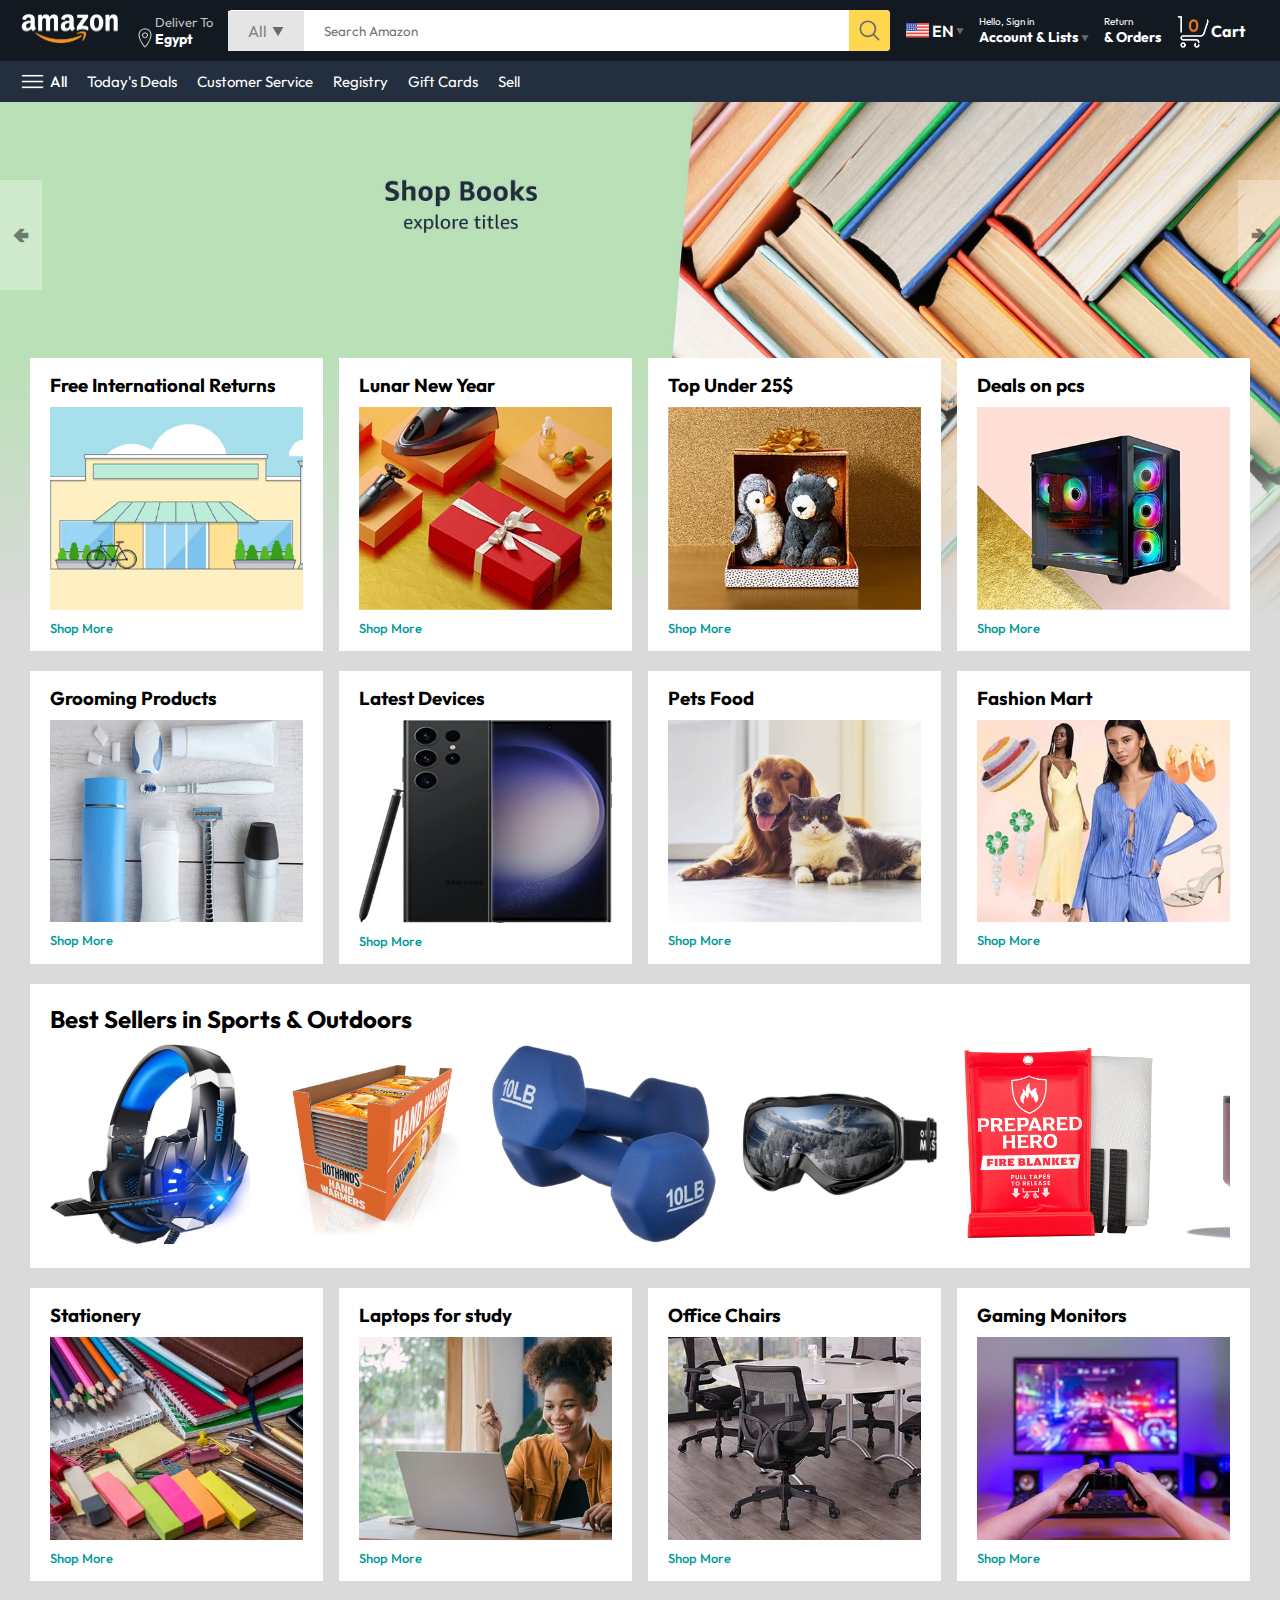
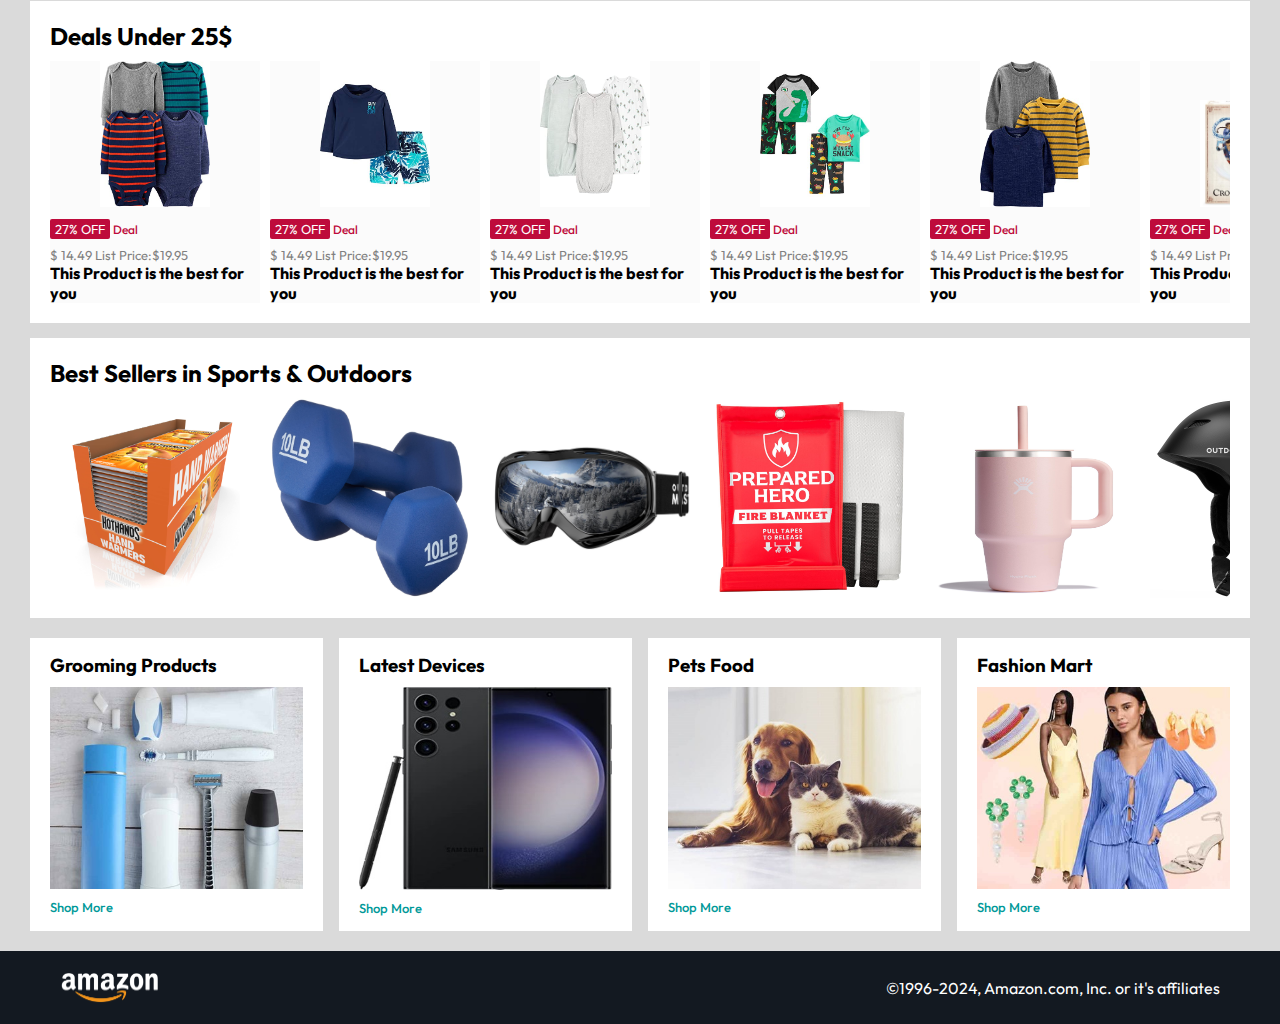
<file: index.html>
<!DOCTYPE html>
<html lang="en">
  <head>
    <meta charset="UTF-8" />
    <meta name="viewport" content="width=device-width, initial-scale=1.0" />
    <title>Amazon Clone</title>
    <link rel="stylesheet" href="style.css" />
  </head>
  <body>
    <nav>
      <a href="/"><img src="./assets/amazon_logo.png" width="100" alt="" /></a>
      <div class="nav-country">
        <img src="./assets/location_icon.png" height="20" alt="" />
        <div>
          <p>Deliver To</p>
          <h1>Egypt</h1>
        </div>
      </div>
      <div class="nav-search">
        <div class="nav-search-category">
          <a href="/"> <p>All</p></a>

          <img src="./assets/dropdown_icon.png" height="12" alt="" />
        </div>
        <input
          type="text"
          class="nav-search-input"
          placeholder="Search Amazon"
        />
        <img src="./assets/search_icon.png" class="nav-search-icon" alt="" />
      </div>
      <div class="nav-language">
        <img
          src="./assets/us_flag.png"
          width="25px
        "
          alt=""
        />
        <p>EN</p>
        <img
          src="./assets/dropdown_icon.png"
          width="8px
        "
          alt=""
        />
      </div>
      <div class="nav-text">
        <p><a href="./signin.html">Hello, Sign in</a></p>
        <h1>
          Account & Lists
          <img src="./assets/dropdown_icon.png" width="8px" alt="" />
        </h1>
      </div>
      <div class="nav-text">
        <p>Return</p>
        <h1>& Orders</h1>
      </div>
      <a href="signin.html" class="mobile-user-icon" style="display: none">
        <img src="./assets/user.png" alt="" />
      </a>
      <a href="./cart.html" class="nav-cart">
        <img src="./assets/cart_icon.png" width="35px" alt="" />
        <h4>Cart</h4>
      </a>
    </nav>
    <div class="nav-bottom">
      <div>
        <img src="./assets/menu_icon.png" width="25px" alt="" />
        <p>All</p>
      </div>
      <a href=""><p>Today's Deals</p></a>

      <p>Customer Service</p>
      <p>Registry</p>
      <p>Gift Cards</p>
      <p>Sell</p>
    </div>
    <div class="header-slider">
      <a href="#" class="control_prev">&#129144;</a>
      <a href="#" class="control_next">&#129146;</a>
      <ul>
        <img src="./assets/header1.jpg" class="header-img" alt="" />
        <img src="./assets/header2.jpg" class="header-img" alt="" />
        <img src="./assets/header3.jpg" class="header-img" alt="" />
        <img src="./assets/header4.jpg" class="header-img" alt="" />
        <img src="./assets/header5.jpg" class="header-img" alt="" />
        <img src="./assets/header6.jpg" class="header-img" alt="" />
      </ul>
    </div>
    <div class="box-row header-box">
      <div class="box-col">
        <h3>Free International Returns</h3>
        <img src="./assets/box1-1.jpg" alt="" />
        <a href="/">Shop More</a>
      </div>
      <div class="box-col">
        <h3>Lunar New Year</h3>
        <img src="./assets/box1-2.jpg" alt="" />
        <a href="/">Shop More</a>
      </div>
      <div class="box-col">
        <h3>Top Under 25$</h3>
        <img src="./assets/box1-3.jpg" alt="" />
        <a href="/">Shop More</a>
      </div>
      <div class="box-col">
        <h3>Deals on pcs</h3>
        <img src="./assets/box1-4.jpg" alt="" />
        <a href="/">Shop More</a>
      </div>
    </div>
    <div class="box-row">
      <div class="box-col">
        <h3>Grooming Products</h3>
        <img src="./assets/box2-1.jpg" alt="" />
        <a href="/">Shop More</a>
      </div>
      <div class="box-col">
        <h3>Latest Devices</h3>
        <img src="./assets/box2-2.jpg" alt="" />
        <a href="/">Shop More</a>
      </div>
      <div class="box-col">
        <h3>Pets Food</h3>
        <img src="./assets/box2-3.jpg" alt="" />
        <a href="/">Shop More</a>
      </div>
      <div class="box-col">
        <h3>Fashion Mart</h3>
        <img src="./assets/box2-4.jpg" alt="" />
        <a href="/">Shop More</a>
      </div>
    </div>

    <div class="products-slider">
      <h2>Best Sellers in Sports & Outdoors</h2>
      <div class="products">
        <!-- comment -->

        <a href="/product.html"
          ><img src="./assets/product_img.jpg" alt=""
        /></a>
        <a href="/productTwo.html">
          <img src="./assets/product1-1.jpg" alt=""
        /></a>
        <a href="./ProductThree.html">
          <img src="./assets/product1-2.jpg" alt=""
        /></a>
        <a href="./productFour.html">
          <img src="./assets/product1-3.jpg" alt=""
        /></a>
        <a href="./productFive.html">
          <img src="./assets/product1-4.jpg" alt=""
        /></a>
        <a href=""> <img src="./assets/product1-5.jpg" alt="" /></a>
        <a href=""> <img src="./assets/product1-6.jpg" alt="" /></a>
        <a href=""> <img src="./assets/product1-7.jpg" alt="" /></a>
        <a href=""> <img src="./assets/product1-8.jpg" alt="" /></a>
        <a href=""> <img src="./assets/product1-9.jpg" alt="" /></a>
        <a href=""> <img src="./assets/product1-10.jpg" alt="" /></a>
      </div>
    </div>
    <div class="box-row">
      <div class="box-col">
        <h3>Stationery</h3>
        <img src="./assets/box3-1.jpg" alt="" />
        <a href="/">Shop More</a>
      </div>
      <div class="box-col">
        <h3>Laptops for study</h3>
        <img src="./assets/box3-2.jpg" alt="" />
        <a href="/">Shop More</a>
      </div>
      <div class="box-col">
        <h3>Office Chairs</h3>
        <img src="./assets/box3-3.jpg" alt="" />
        <a href="/">Shop More</a>
      </div>
      <div class="box-col">
        <h3>Gaming Monitors</h3>
        <img src="./assets/box3-4.jpg" alt="" />
        <a href="/">Shop More</a>
      </div>
    </div>

    <div class="products-slider-with-price">
      <h2>Deals Under 25$</h2>
      <div class="products">
        <div class="product-card">
          <div class="product-img-container">
            <img src="./assets/product2-1.jpg" alt="" />
          </div>
          <div class="product-offer">
            <p>27% OFF</p>
            <span>Deal</span>
          </div>
          <p class="product-price">$ <span>14.49</span> List Price:$19.95</p>
          <h4>This Product is the best for you</h4>
        </div>
        <div class="product-card">
          <div class="product-img-container">
            <img src="./assets/product2-2.jpg" alt="" />
          </div>
          <div class="product-offer">
            <p>27% OFF</p>
            <span>Deal</span>
          </div>
          <p class="product-price">$ <span>14.49</span> List Price:$19.95</p>
          <h4>This Product is the best for you</h4>
        </div>
        <div class="product-card">
          <div class="product-img-container">
            <img src="./assets/product2-3.jpg" alt="" />
          </div>
          <div class="product-offer">
            <p>27% OFF</p>
            <span>Deal</span>
          </div>
          <p class="product-price">$ <span>14.49</span> List Price:$19.95</p>
          <h4>This Product is the best for you</h4>
        </div>
        <div class="product-card">
          <div class="product-img-container">
            <img src="./assets/product2-4.jpg" alt="" />
          </div>
          <div class="product-offer">
            <p>27% OFF</p>
            <span>Deal</span>
          </div>
          <p class="product-price">$ <span>14.49</span> List Price:$19.95</p>
          <h4>This Product is the best for you</h4>
        </div>
        <div class="product-card">
          <div class="product-img-container">
            <img src="./assets/product2-5.jpg" alt="" />
          </div>
          <div class="product-offer">
            <p>27% OFF</p>
            <span>Deal</span>
          </div>
          <p class="product-price">$ <span>14.49</span> List Price:$19.95</p>
          <h4>This Product is the best for you</h4>
        </div>
        <div class="product-card">
          <div class="product-img-container">
            <img src="./assets/product2-6.jpg" alt="" />
          </div>
          <div class="product-offer">
            <p>27% OFF</p>
            <span>Deal</span>
          </div>
          <p class="product-price">$ <span>14.49</span> List Price:$19.95</p>
          <h4>This Product is the best for you</h4>
        </div>
        <div class="product-card">
          <div class="product-img-container">
            <img src="./assets/product2-7.jpg" alt="" />
          </div>
          <div class="product-offer">
            <p>27% OFF</p>
            <span>Deal</span>
          </div>
          <p class="product-price">$ <span>14.49</span> List Price:$19.95</p>
          <h4>This Product is the best for you</h4>
        </div>
        <div class="product-card">
          <div class="product-img-container">
            <img src="./assets/product2-8.jpg" alt="" />
          </div>
          <div class="product-offer">
            <p>27% OFF</p>
            <span>Deal</span>
          </div>
          <p class="product-price">$ <span>14.49</span> List Price:$19.95</p>
          <h4>This Product is the best for you</h4>
        </div>
        <div class="product-card">
          <div class="product-img-container">
            <img src="./assets/product2-9.jpg" alt="" />
          </div>
          <div class="product-offer">
            <p>27% OFF</p>
            <span>Deal</span>
          </div>
          <p class="product-price">$ <span>14.49</span> List Price:$19.95</p>
          <h4>This Product is the best for you</h4>
        </div>
        <div class="product-card">
          <div class="product-img-container">
            <img src="./assets/product2-10.jpg" alt="" />
          </div>
          <div class="product-offer">
            <p>27% OFF</p>
            <span>Deal</span>
          </div>
          <p class="product-price">$ <span>14.49</span> List Price:$19.95</p>
          <h4>This Product is the best for you</h4>
        </div>
        <div class="product-card">
          <div class="product-img-container">
            <img src="./assets/product2-11.jpg" alt="" />
          </div>
          <div class="product-offer">
            <p>27% OFF</p>
            <span>Deal</span>
          </div>
          <p class="product-price">$ <span>14.49</span> List Price:$19.95</p>
          <h4>This Product is the best for you</h4>
        </div>
      </div>
    </div>

    <div class="products-slider">
      <h2>Best Sellers in Sports & Outdoors</h2>
      <div class="products">
        <img src="./assets/product1-1.jpg" alt="" />
        <img src="./assets/product1-2.jpg" alt="" />
        <img src="./assets/product1-3.jpg" alt="" />
        <img src="./assets/product1-4.jpg" alt="" />
        <img src="./assets/product1-5.jpg" alt="" />
        <img src="./assets/product1-6.jpg" alt="" />
        <img src="./assets/product1-7.jpg" alt="" />
        <img src="./assets/product1-8.jpg" alt="" />
        <img src="./assets/product1-9.jpg" alt="" />
        <img src="./assets/product1-10.jpg" alt="" />
      </div>
    </div>

    <div class="box-row">
      <div class="box-col">
        <h3>Grooming Products</h3>
        <img src="./assets/box2-1.jpg" alt="" />
        <a href="/">Shop More</a>
      </div>
      <div class="box-col">
        <h3>Latest Devices</h3>
        <img src="./assets/box2-2.jpg" alt="" />
        <a href="/">Shop More</a>
      </div>
      <div class="box-col">
        <h3>Pets Food</h3>
        <img src="./assets/box2-3.jpg" alt="" />
        <a href="/">Shop More</a>
      </div>
      <div class="box-col">
        <h3>Fashion Mart</h3>
        <img src="./assets/box2-4.jpg" alt="" />
        <a href="/">Shop More</a>
      </div>
    </div>

    <footer>
      <img src="./assets/amazon_logo.png" width="100" alt="" />
      <p>&#169;1996-2024, Amazon.com, Inc. or it's affiliates</p>
    </footer>
    <script src="script.js"></script>
  </body>
</html>
</file>
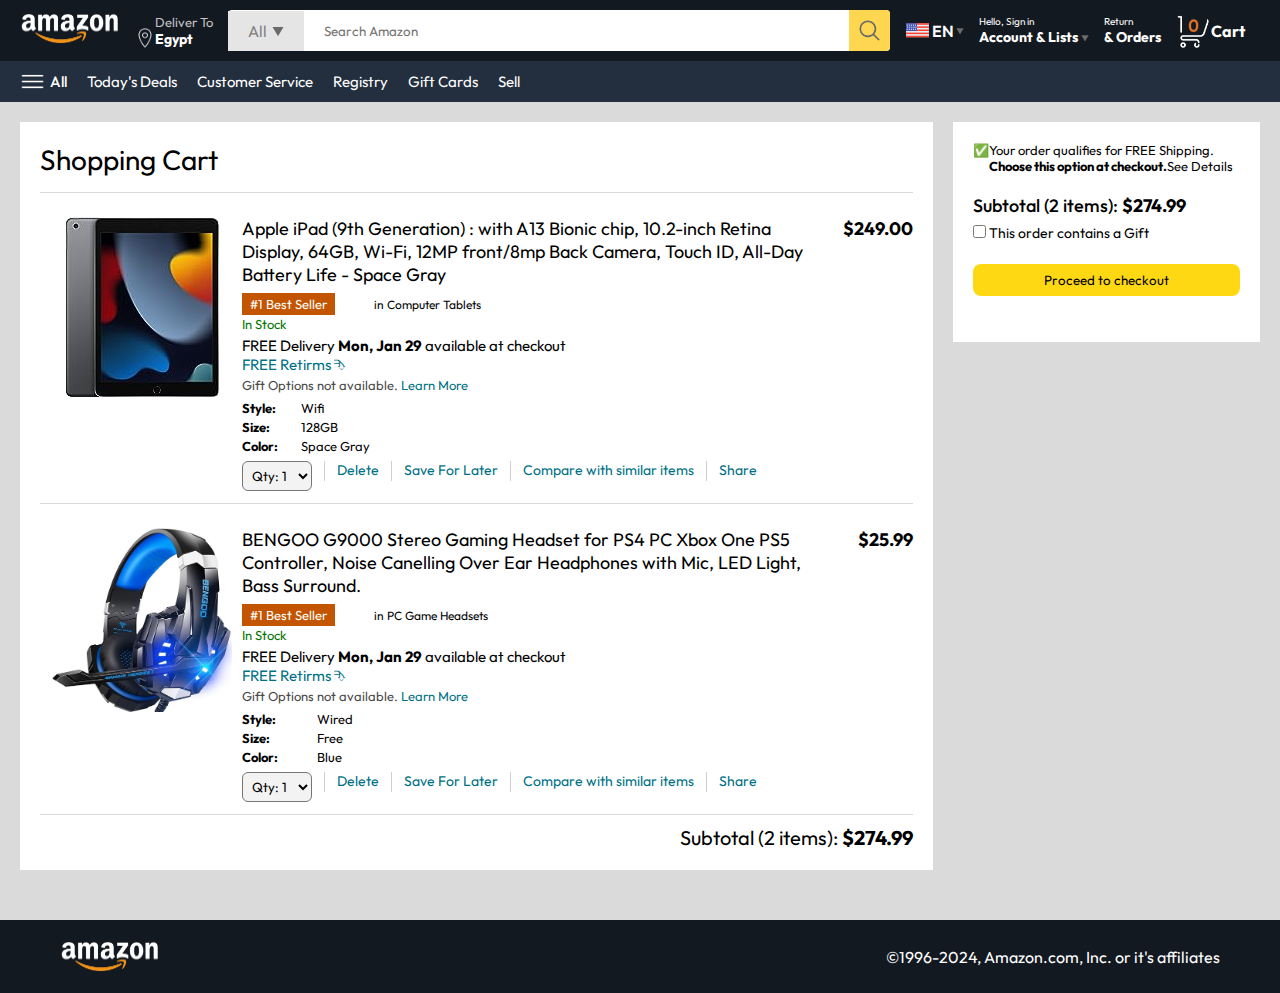
<file: cart.html>
<!DOCTYPE html>
<html lang="en">
  <head>
    <meta charset="UTF-8" />
    <meta name="viewport" content="width=device-width, initial-scale=1.0" />
    <title>Cart</title>
    <link rel="stylesheet" href="cart.css" />
    <link rel="stylesheet" href="style.css" />
  </head>
  <body>
    <nav>
      <a href="/"><img src="./assets/amazon_logo.png" width="100" alt="" /></a>
      <div class="nav-country">
        <img src="./assets/location_icon.png" height="20" alt="" />
        <div>
          <p>Deliver To</p>
          <h1>Egypt</h1>
        </div>
      </div>
      <div class="nav-search">
        <div class="nav-search-category">
          <p>All</p>
          <img src="./assets/dropdown_icon.png" height="12" alt="" />
        </div>
        <input
          type="text"
          class="nav-search-input"
          placeholder="Search Amazon"
        />
        <img src="./assets/search_icon.png" class="nav-search-icon" alt="" />
      </div>
      <div class="nav-language">
        <img
          src="./assets/us_flag.png"
          width="25px
      "
          alt=""
        />
        <p>EN</p>
        <img
          src="./assets/dropdown_icon.png"
          width="8px
      "
          alt=""
        />
      </div>
      <div class="nav-text">
        <p><a href="./signin.html">Hello, Sign in</a></p>
        <h1>
          Account & Lists
          <img src="./assets/dropdown_icon.png" width="8px" alt="" />
        </h1>
      </div>
      <div class="nav-text">
        <p>Return</p>
        <h1>& Orders</h1>
      </div>  <a href="signin.html" class="mobile-user-icon" style="display: none">
        <img src="./assets/user.png" alt=""
      /></a>
      <a href="/cart.html" class="nav-cart">
        <img src="./assets/cart_icon.png" width="35px" alt="" />
        <h4>Cart</h4>
      </a>
    </nav>
    <div class="nav-bottom">
      <div>
        <img src="./assets/menu_icon.png" width="25px" alt="" />
        <p>All</p>
      </div>
      <p>Today's Deals</p>
      <p>Customer Service</p>
      <p>Registry</p>
      <p>Gift Cards</p>
      <p>Sell</p>
    </div>
    <div class="cart">
      <div class="cart-left">
        <h1>Shopping Cart</h1>
        <hr />
        <div class="product-cart-list">
          <img src="./assets/ipad_img.jpg" alt="" width="180px"/>
          <div>
            <div class="product-cart-titleprice">
              <p>
                Apple iPad (9th Generation) : with A13 Bionic chip, 10.2-inch
                Retina Display, 64GB, Wi-Fi, 12MP front/8mp Back Camera, Touch
                ID, All-Day Battery Life - Space Gray
              </p>
              <p><b>$249.00</b></p>
            </div>
            <p class="product-cart-bestseller">
              <span> #1 Best Seller</span> in Computer Tablets
            </p>
            <p class="product-cart-stock">In Stock</p>
            <p class="product-cart-delivery">FREE Delivery <b> Mon, Jan 29 </b> available at checkout</p>
            <p class="product-cart-returns">FREE Retirms &#11191</p>
            <p class="product-cart-giftoption">Gift Options not available. <span>Learn More</span></p>
            <div class="product-cart-specs">
                <p><b>Style:</b></p> <p>Wifi</p>
                <p><b>Size:</b></p> <p>128GB</p>
                <p><b>Color:</b></p> <p>Space Gray</p>

            </div>
            <div class="cart-list-action">
                <select >
                    <option value="1">Qty: 1</option>
                    <option value="2">Qty: 2</option>
                    <option value="3">Qty: 3</option>
                    <option value="4">Qty: 4</option>
                    <option value="5">Qty: 5</option>
                </select>
                <hr>
                <p class="action-btn">Delete</p>
                <hr>
                <p class="action-btn">Save For Later</p>
                <hr>
                <p class="action-btn">Compare with similar items</p>
                <hr>
                <p class="action-btn">Share</p>
            </div>
          </div>
        </div>
        <hr>
        <div class="product-cart-list">
            <img src="./assets/product_img.jpg" alt="" width="180px
            "/>
            <div>
              <div class="product-cart-titleprice">
                <p>
                    BENGOO G9000 Stereo Gaming Headset for PS4 PC Xbox One PS5 Controller,
                    Noise Canelling Over Ear Headphones with Mic, LED Light, Bass
                    Surround.
                </p>
                <p><b>$25.99</b></p>
              </div>
              <p class="product-cart-bestseller">
                <span> #1 Best Seller</span> in PC Game Headsets
              </p>
              <p class="product-cart-stock">In Stock</p>
              <p class="product-cart-delivery">FREE Delivery <b> Mon, Jan 29 </b> available at checkout</p>
              <p class="product-cart-returns">FREE Retirms &#11191</p>
              <p class="product-cart-giftoption">Gift Options not available. <span>Learn More</span></p>
              <div class="product-cart-specs">
                  <p><b>Style:</b></p> <p>Wired</p>
                  <p><b>Size:</b></p> <p>Free</p>
                  <p><b>Color:</b></p> <p>Blue</p>
  
              </div>
              <div class="cart-list-action">
                  <select >
                      <option value="1">Qty: 1</option>
                      <option value="2">Qty: 2</option>
                      <option value="3">Qty: 3</option>
                      <option value="4">Qty: 4</option>
                      <option value="5">Qty: 5</option>
                  </select>
                  <hr>
                  <p class="action-btn">Delete</p>
                  <hr>
                  <p class="action-btn">Save For Later</p>
                  <hr>
                  <p class="action-btn">Compare with similar items</p>
                  <hr>
                  <p class="action-btn">Share</p>
              </div>
            </div>
          </div>
          <hr>
          <div class="cart-list-subtotal">
            Subtotal (2 items): <b>$274.99</b>
          </div>
      </div>
      <div class="cart-right">
        <div class="cart-free-delivery">
            <p>&#x2705</p>
            <p>Your order qualifies for FREE Shipping. <b>Choose this option at checkout.</b>See Details</p>
        </div>
        <p class="cart-subtotal">
            Subtotal (2 items): <b>$274.99</b>
        </p>
        <p class="cart-right-gift"> <input type="checkbox"> This order contains a Gift</p>
        <button>Proceed to checkout</button>
      </div>
    </div>   <footer class="footer-cart">
        <img src="./assets/amazon_logo.png" width="100" alt="" />
        <p>&#169;1996-2024, Amazon.com, Inc. or it's affiliates</p>
      </footer>
  </body>
</html>
</file>
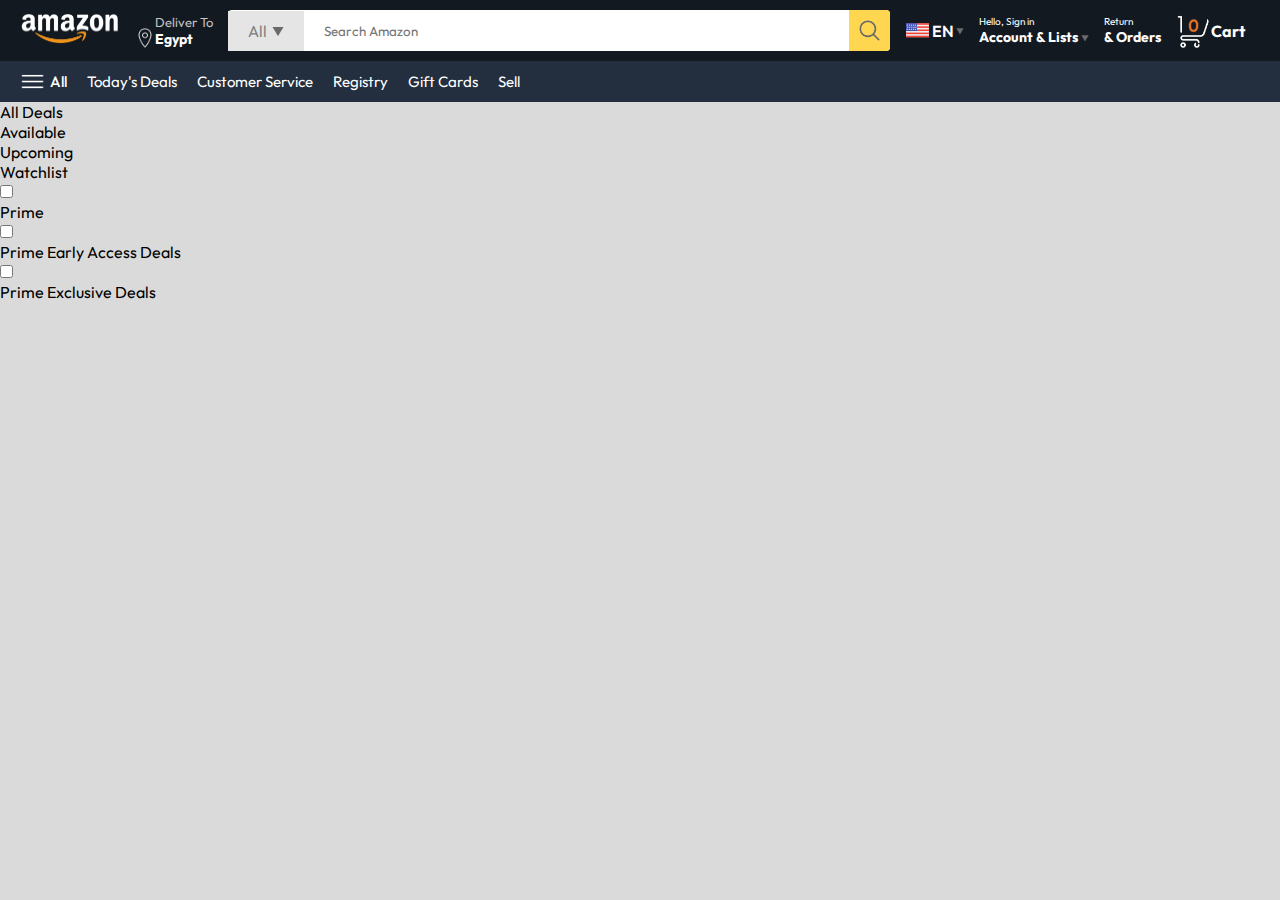
<file: Deals.html>
<!DOCTYPE html>
<html lang="en">
  <head>
    <meta charset="UTF-8" />
    <meta name="viewport" content="width=device-width, initial-scale=1.0" />
    <title>Today's Deals</title>
    <link rel="stylesheet" href="style.css" />
    <link rel="stylesheet" href="deals.css" />
  </head>
  <body>
    <nav>
      <a href="/"><img src="./assets/amazon_logo.png" width="100" alt="" /></a>
      <div class="nav-country">
        <img src="./assets/location_icon.png" height="20" alt="" />
        <div>
          <p>Deliver To</p>
          <h1>Egypt</h1>
        </div>
      </div>
      <div class="nav-search">
        <div class="nav-search-category">
          <p>All</p>
          <img src="./assets/dropdown_icon.png" height="12" alt="" />
        </div>
        <input
          type="text"
          class="nav-search-input"
          placeholder="Search Amazon"
        />
        <img src="./assets/search_icon.png" class="nav-search-icon" alt="" />
      </div>
      <div class="nav-language">
        <img
          src="./assets/us_flag.png"
          width="25px
      "
          alt=""
        />
        <p>EN</p>
        <img
          src="./assets/dropdown_icon.png"
          width="8px
      "
          alt=""
        />
      </div>
      <div class="nav-text">
        <p><a href="./signin.html">Hello, Sign in</a></p>
        <h1>
          Account & Lists
          <img src="./assets/dropdown_icon.png" width="8px" alt="" />
        </h1>
      </div>
      <div class="nav-text">
        <p>Return</p>
        <h1>& Orders</h1>
      </div>
      <a href="signin.html" class="mobile-user-icon" style="display: none">
        <img src="./assets/user.png" alt="" />
      </a>
      <a href="./cart.html" class="nav-cart">
        <img src="./assets/cart_icon.png" width="35px" alt="" />
        <h4>Cart</h4>
      </a>
    </nav>
    <div class="nav-bottom">
      <div>
        <img src="./assets/menu_icon.png" width="25px" alt="" />
        <p>All</p>
      </div>
      <a href="./Deals.html"><p>Today's Deals</p></a>

      <p>Customer Service</p>
      <p>Registry</p>
      <p>Gift Cards</p>
      <p>Sell</p>
    </div>

    <div class="all-deals">
      <div class="left-side">
        <div class="links">
          <ul>
            <li>All Deals</li>
            <li>Available</li>
            <li>Upcoming</li>
            <li>Watchlist</li>
          </ul>
        </div>
        <div class="prime-prog">
          <ul>
            <input type="checkbox" />
            <p>Prime</p>
            <input type="checkbox" />
            <p>Prime Early Access Deals</p>
            <input type="checkbox" />
            <p>Prime Exclusive Deals</p>
          </ul>
        </div>
      </div>
      <div class="right-side"></div>
    </div>
  </body>
</html>
</file>
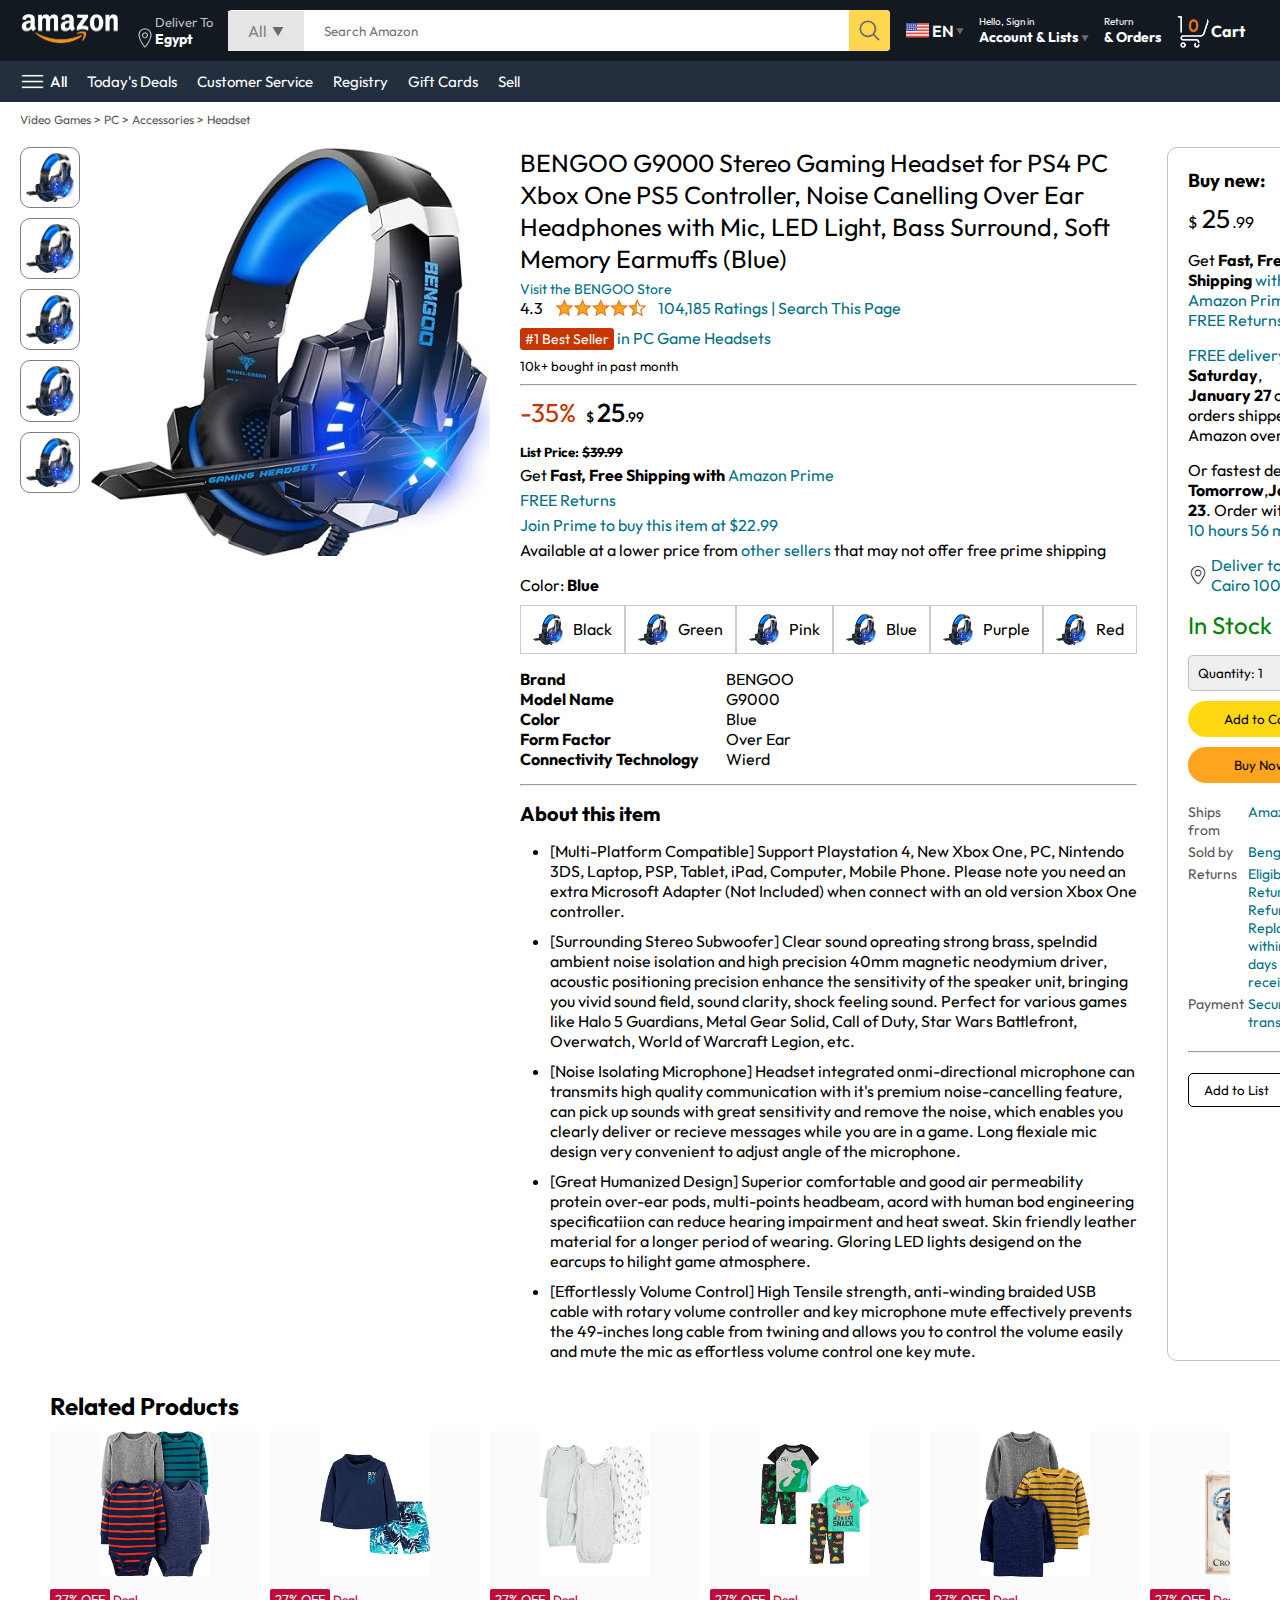
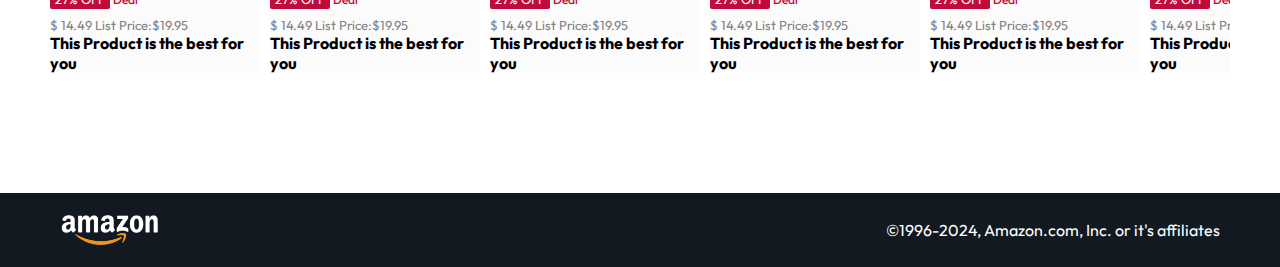
<file: product.html>
<!DOCTYPE html>
<html lang="en">
  <head>
    <meta charset="UTF-8" />
    <meta name="viewport" content="width=device-width, initial-scale=1.0" />
    <link rel="stylesheet" href="style.css  " />
    <link rel="stylesheet" href="product.css" />
    <title>Product Page</title>
  </head>
  <body>
    <nav>
      <a href="/"><img src="./assets/amazon_logo.png" width="100" alt="" /></a>
      <div class="nav-country">
        <img src="./assets/location_icon.png" height="20" alt="" />
        <div>
          <p>Deliver To</p>
          <h1>Egypt</h1>
        </div>
      </div>
      <div class="nav-search">
        <div class="nav-search-category">
          <p>All</p>
          <img src="./assets/dropdown_icon.png" height="12" alt="" />
        </div>
        <input
          type="text"
          class="nav-search-input"
          placeholder="Search Amazon"
        />
        <img src="./assets/search_icon.png" class="nav-search-icon" alt="" />
      </div>
      <div class="nav-language">
        <img
          src="./assets/us_flag.png"
          width="25px
          "
          alt=""
        />
        <p>EN</p>
        <img
          src="./assets/dropdown_icon.png"
          width="8px
          "
          alt=""
        />
      </div>
      <div class="nav-text">
        <p>Hello, Sign in</p>
        <h1>
          Account & Lists
          <img src="./assets/dropdown_icon.png" width="8px" alt="" />
        </h1>
      </div>
      <div class="nav-text">
        <p>Return</p>
        <h1>& Orders</h1>
      </div>
      <a href="signin.html" class="mobile-user-icon" style="display: none">
        <img src="./assets/user.png" alt=""
      /></a>
      <a href="./cart.html" class="nav-cart">
        <img src="./assets/cart_icon.png" width="35px" alt="" />
        <h4>Cart</h4>
      </a>
    </nav>
    <div class="nav-bottom">
      <div>
        <img src="./assets/menu_icon.png" width="25px" alt="" />
        <p>All</p>
      </div>
      <p>Today's Deals</p>
      <p>Customer Service</p>
      <p>Registry</p>
      <p>Gift Cards</p>
      <p>Sell</p>
    </div>

    <p class="breadcrum">Video Games > PC > Accessories > Headset</p>
    <div class="product-display">
      <div class="product-d-image">
        <div class="product-icons">
          <img src="./assets/product_img.jpg" width="60" alt="" />
          <img src="./assets/product_img.jpg" width="60" alt="" />
          <img src="./assets/product_img.jpg" width="60" alt="" />
          <img src="./assets/product_img.jpg" width="60" alt="" />
          <img src="./assets/product_img.jpg" width="60" alt="" />
        </div>
        <div class="product-main-image">
          <img src="./assets/product_img.jpg" alt="" width="400" />
        </div>
      </div>
      <div class="product-d-details">
        <p class="product-title">
          BENGOO G9000 Stereo Gaming Headset for PS4 PC Xbox One PS5 Controller,
          Noise Canelling Over Ear Headphones with Mic, LED Light, Bass
          Surround, Soft Memory Earmuffs (Blue)
        </p>
        <p class="brand-store">Visit the BENGOO Store</p>
        <div class="product-rating">
          <div>
            <div>
              4.3 <img src="./assets/rating_img.png" alt="" height="20px" />
            </div>
            <p>104,185 Ratings | Search This Page</p>
          </div>
          <p><span> #1 Best Seller</span> in PC Game Headsets</p>
          <h5>10k+ bought in past month</h5>
          <hr />
        </div>
        <div class="product-d-price">
          <div>
            <p>-35%</p>
            <h1>$ <span>25</span>.99</h1>
          </div>
          <h5>List Price: <span>$39.99</span></h5>
          <p>Get <b> Fast, Free Shipping with </b><span> Amazon Prime</span></p>
          <p><span>FREE Returns</span></p>
          <p><span> Join Prime to buy this item at $22.99</span></p>
          <p>
            Available at a lower price from <span> other sellers </span> that
            may not offer free prime shipping
          </p>
        </div>

        <div class="product-color-selection">
          <p>Color: <b>Blue </b></p>
          <div class="product-color-options">
            <div class="option">
              <img
                src="./assets/product_img.jpg"
                alt=""
                width="30px
            "
              />
              <p>Black</p>
            </div>
            <div class="option">
              <img
                src="./assets/product_img.jpg"
                alt=""
                width="30px
            "
              />
              <p>Green</p>
            </div>

            <div class="option">
              <img
                src="./assets/product_img.jpg"
                alt=""
                width="30px
            "
              />
              <p>Pink</p>
            </div>
            <div class="option">
              <img
                src="./assets/product_img.jpg"
                alt=""
                width="30px
            "
              />
              <p>Blue</p>
            </div>
            <div class="option">
              <img
                src="./assets/product_img.jpg"
                alt=""
                width="30px
            "
              />
              <p>Purple</p>
            </div>
            <div class="option">
              <img
                src="./assets/product_img.jpg"
                alt=""
                width="30px
            "
              />
              <p>Red</p>
            </div>
          </div>
        </div>

        <div class="product-info">
          <p><b>Brand</b></p>
          <p>BENGOO</p>
          <p><b>Model Name</b></p>
          <p>G9000</p>
          <p><b>Color</b></p>
          <p>Blue</p>
          <p><b>Form Factor</b></p>
          <p>Over Ear</p>
          <p><b>Connectivity Technology</b></p>
          <p>Wierd</p>
        </div>
        <hr />
        <div class="product-description">
          <h1>About this item</h1>
          <ul>
            <li>
              [Multi-Platform Compatible] Support Playstation 4, New Xbox One,
              PC, Nintendo 3DS, Laptop, PSP, Tablet, iPad, Computer, Mobile
              Phone. Please note you need an extra Microsoft Adapter (Not
              Included) when connect with an old version Xbox One controller.
            </li>
            <li>
              [Surrounding Stereo Subwoofer] Clear sound opreating strong brass,
              spelndid ambient noise isolation and high precision 40mm magnetic
              neodymium driver, acoustic positioning precision enhance the
              sensitivity of the speaker unit, bringing you vivid sound field,
              sound clarity, shock feeling sound. Perfect for various games like
              Halo 5 Guardians, Metal Gear Solid, Call of Duty, Star Wars
              Battlefront, Overwatch, World of Warcraft Legion, etc.
            </li>
            <li>
              [Noise Isolating Microphone] Headset integrated onmi-directional
              microphone can transmits high quality communication with it's
              premium noise-cancelling feature, can pick up sounds with great
              sensitivity and remove the noise, which enables you clearly
              deliver or recieve messages while you are in a game. Long flexiale
              mic design very convenient to adjust angle of the microphone.
            </li>
            <li>
              [Great Humanized Design] Superior comfortable and good air
              permeability protein over-ear pods, multi-points headbeam, acord
              with human bod engineering specificatiion can reduce hearing
              impairment and heat sweat. Skin friendly leather material for a
              longer period of wearing. Gloring LED lights desigend on the
              earcups to hilight game atmosphere.
            </li>
            <li>
              [Effortlessly Volume Control] High Tensile strength, anti-winding
              braided USB cable with rotary volume controller and key microphone
              mute effectively prevents the 49-inches long cable from twining
              and allows you to control the volume easily and mute the mic as
              effortless volume control one key mute.
            </li>
          </ul>
        </div>
      </div>
      <div class="product-d-purchase">
        <div class="title">
          <h3>Buy new:</h3>
          <img src="./assets/circle_icon.png" alt="" width="20px" />
        </div>
        <h1 class="price">$ <span>25</span>.99</h1>
        <div class="gap">
          <p>Get <b> Fast, Free Shipping</b> <span> with Amazon Prime</span></p>
          <p><span>FREE Returns</span></p>
        </div>
        <div class="gap">
          <p><span>FREE delivery</span> <b>Saturday</b>,</p>
          <p><b>January 27</b> on orders shipped by Amazon over $35</p>
        </div>
        <div class="gap">
          <p>
            Or fastest delivery <b>Tomorrow</b>,<b>January 23</b>. Order withing
            <span>10 hours 56 mins</span>
          </p>
        </div>
        <div class="delivery-location">
          <img src="./assets/location_icon_dark.png" alt="" width="20px" />
          <p><span>Deliver to New Cairo 10014</span></p>
        </div>
        <h2 class="product-stock">In Stock</h2>
        <select class="product-quantity">
          <option value="1">Quantity: 1</option>
          <option value="2">Quantity: 2</option>
          <option value="3">Quantity: 3</option>
          <option value="4">Quantity: 4</option>
          <option value="5">Quantity: 5</option>
        </select>
        <button class="btn">Add to Cart</button>
        <button class="btn product-buy">Buy Now</button>

        <div class="product-seller-info">
          <p>Ships from</p>
          <p><span>Amazon</span></p>
          <p>Sold by</p>
          <p><span>Bengoo Inc.</span></p>
          <p>Returns</p>
          <p>
            <span
              >Eligible for Return, Refund or Replacement within 30 days of
              receipt</span
            >
          </p>
          <p>Payment</p>
          <p><span>Secure transaction</span></p>
        </div>
        <hr />
        <button class="product-add-list">Add to List</button>
      </div>
    </div>

    <div class="products-slider-with-price">
      <h2>Related Products</h2>
      <div class="products">
        <div class="product-card">
          <div class="product-img-container">
            <img src="./assets/product2-1.jpg" alt="" />
          </div>
          <div class="product-offer">
            <p>27% OFF</p>
            <span>Deal</span>
          </div>
          <p class="product-price">$ <span>14.49</span> List Price:$19.95</p>
          <h4>This Product is the best for you</h4>
        </div>
        <div class="product-card">
          <div class="product-img-container">
            <img src="./assets/product2-2.jpg" alt="" />
          </div>
          <div class="product-offer">
            <p>27% OFF</p>
            <span>Deal</span>
          </div>
          <p class="product-price">$ <span>14.49</span> List Price:$19.95</p>
          <h4>This Product is the best for you</h4>
        </div>
        <div class="product-card">
          <div class="product-img-container">
            <img src="./assets/product2-3.jpg" alt="" />
          </div>
          <div class="product-offer">
            <p>27% OFF</p>
            <span>Deal</span>
          </div>
          <p class="product-price">$ <span>14.49</span> List Price:$19.95</p>
          <h4>This Product is the best for you</h4>
        </div>
        <div class="product-card">
          <div class="product-img-container">
            <img src="./assets/product2-4.jpg" alt="" />
          </div>
          <div class="product-offer">
            <p>27% OFF</p>
            <span>Deal</span>
          </div>
          <p class="product-price">$ <span>14.49</span> List Price:$19.95</p>
          <h4>This Product is the best for you</h4>
        </div>
        <div class="product-card">
          <div class="product-img-container">
            <img src="./assets/product2-5.jpg" alt="" />
          </div>
          <div class="product-offer">
            <p>27% OFF</p>
            <span>Deal</span>
          </div>
          <p class="product-price">$ <span>14.49</span> List Price:$19.95</p>
          <h4>This Product is the best for you</h4>
        </div>
        <div class="product-card">
          <div class="product-img-container">
            <img src="./assets/product2-6.jpg" alt="" />
          </div>
          <div class="product-offer">
            <p>27% OFF</p>
            <span>Deal</span>
          </div>
          <p class="product-price">$ <span>14.49</span> List Price:$19.95</p>
          <h4>This Product is the best for you</h4>
        </div>
        <div class="product-card">
          <div class="product-img-container">
            <img src="./assets/product2-7.jpg" alt="" />
          </div>
          <div class="product-offer">
            <p>27% OFF</p>
            <span>Deal</span>
          </div>
          <p class="product-price">$ <span>14.49</span> List Price:$19.95</p>
          <h4>This Product is the best for you</h4>
        </div>
        <div class="product-card">
          <div class="product-img-container">
            <img src="./assets/product2-8.jpg" alt="" />
          </div>
          <div class="product-offer">
            <p>27% OFF</p>
            <span>Deal</span>
          </div>
          <p class="product-price">$ <span>14.49</span> List Price:$19.95</p>
          <h4>This Product is the best for you</h4>
        </div>
        <div class="product-card">
          <div class="product-img-container">
            <img src="./assets/product2-9.jpg" alt="" />
          </div>
          <div class="product-offer">
            <p>27% OFF</p>
            <span>Deal</span>
          </div>
          <p class="product-price">$ <span>14.49</span> List Price:$19.95</p>
          <h4>This Product is the best for you</h4>
        </div>
        <div class="product-card">
          <div class="product-img-container">
            <img src="./assets/product2-10.jpg" alt="" />
          </div>
          <div class="product-offer">
            <p>27% OFF</p>
            <span>Deal</span>
          </div>
          <p class="product-price">$ <span>14.49</span> List Price:$19.95</p>
          <h4>This Product is the best for you</h4>
        </div>
        <div class="product-card">
          <div class="product-img-container">
            <img src="./assets/product2-11.jpg" alt="" />
          </div>
          <div class="product-offer">
            <p>27% OFF</p>
            <span>Deal</span>
          </div>
          <p class="product-price">$ <span>14.49</span> List Price:$19.95</p>
          <h4>This Product is the best for you</h4>
        </div>
      </div>
    </div>
    <footer class="product-footer">
      <img src="./assets/amazon_logo.png" width="100" alt="" />
      <p>&#169;1996-2024, Amazon.com, Inc. or it's affiliates</p>
    </footer>
    <script>
      const scrollContainer = document.querySelectorAll(".products");

      for (const item of scrollContainer) {
        item.addEventListener("wheel", (evt) => {
          evt.preventDefault();
          item.scrollLeft += evt.deltaY;
        });
      }
    </script>
  </body>
</html>
</file>
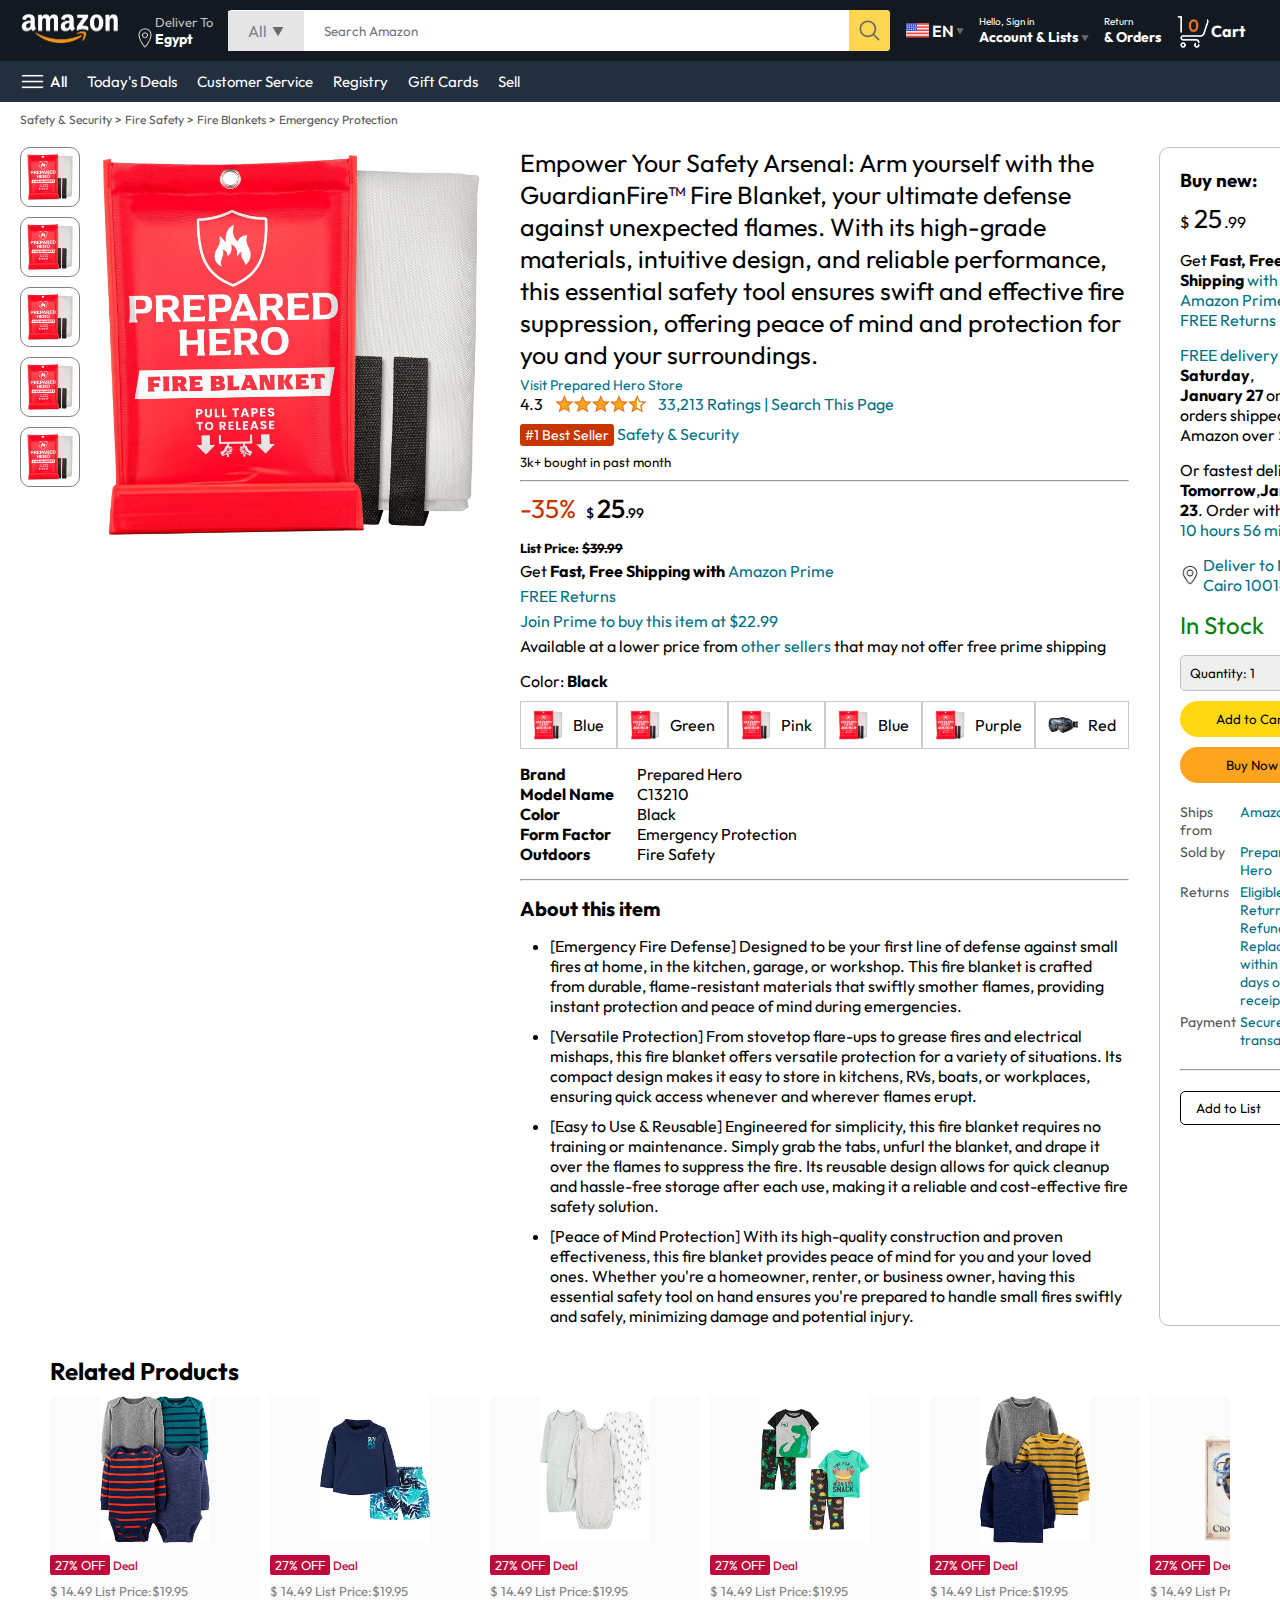
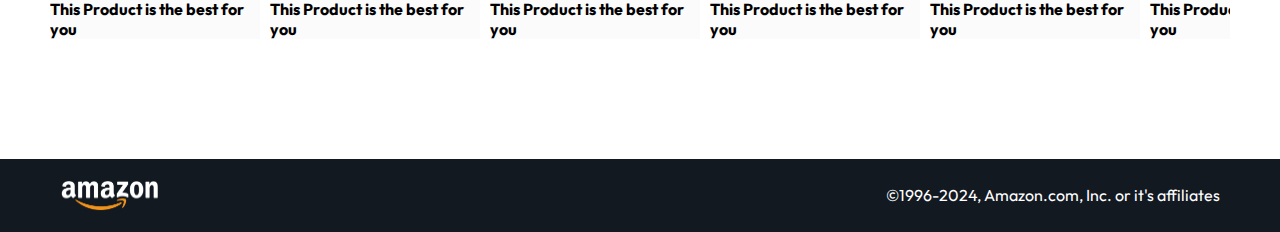
<file: productFive.html>
<!DOCTYPE html>
<html lang="en">
  <head>
    <meta charset="UTF-8" />
    <meta name="viewport" content="width=device-width, initial-scale=1.0" />
    <link rel="stylesheet" href="style.css  " />
    <link rel="stylesheet" href="product.css" />
    <title>Product Page</title>
  </head>
  <body>
    <nav>
      <a href="/"><img src="./assets/amazon_logo.png" width="100" alt="" /></a>
      <div class="nav-country">
        <img src="./assets/location_icon.png" height="20" alt="" />
        <div>
          <p>Deliver To</p>
          <h1>Egypt</h1>
        </div>
      </div>
      <div class="nav-search">
        <div class="nav-search-category">
          <p>All</p>
          <img src="./assets/dropdown_icon.png" height="12" alt="" />
        </div>
        <input
          type="text"
          class="nav-search-input"
          placeholder="Search Amazon"
        />
        <img src="./assets/search_icon.png" class="nav-search-icon" alt="" />
      </div>
      <div class="nav-language">
        <img
          src="./assets/us_flag.png"
          width="25px
          "
          alt=""
        />
        <p>EN</p>
        <img
          src="./assets/dropdown_icon.png"
          width="8px
          "
          alt=""
        />
      </div>
      <div class="nav-text">
        <p>Hello, Sign in</p>
        <h1>
          Account & Lists
          <img src="./assets/dropdown_icon.png" width="8px" alt="" />
        </h1>
      </div>
      <div class="nav-text">
        <p>Return</p>
        <h1>& Orders</h1>
      </div>
      <a href="signin.html" class="mobile-user-icon" style="display: none">
        <img src="./assets/user.png" alt=""
      /></a>
      <a href="./cart.html" class="nav-cart">
        <img src="./assets/cart_icon.png" width="35px" alt="" />
        <h4>Cart</h4>
      </a>
    </nav>
    <div class="nav-bottom">
      <div>
        <img src="./assets/menu_icon.png" width="25px" alt="" />
        <p>All</p>
      </div>
      <p>Today's Deals</p>
      <p>Customer Service</p>
      <p>Registry</p>
      <p>Gift Cards</p>
      <p>Sell</p>
    </div>

    <p class="breadcrum">
      Safety & Security > Fire Safety > Fire Blankets > Emergency Protection
    </p>
    <div class="product-display">
      <div class="product-d-image">
        <div class="product-icons">
          <img src="./assets/product1-4.jpg" width="60" alt="" />
          <img src="./assets/product1-4.jpg" width="60" alt="" />
          <img src="./assets/product1-4.jpg" width="60" alt="" />
          <img src="./assets/product1-4.jpg" width="60" alt="" />
          <img src="./assets/product1-4.jpg" width="60" alt="" />
        </div>
        <div class="product-main-image">
          <img src="./assets/product1-4.jpg" alt="" width="400" />
        </div>
      </div>
      <div class="product-d-details">
        <p class="product-title">
          Empower Your Safety Arsenal: Arm yourself with the GuardianFire™ Fire
          Blanket, your ultimate defense against unexpected flames. With its
          high-grade materials, intuitive design, and reliable performance, this
          essential safety tool ensures swift and effective fire suppression,
          offering peace of mind and protection for you and your surroundings.
        </p>
        <p class="brand-store">Visit Prepared Hero Store</p>
        <div class="product-rating">
          <div>
            <div>
              4.3 <img src="./assets/rating_img.png" alt="" height="20px" />
            </div>
            <p>33,213 Ratings | Search This Page</p>
          </div>
          <p><span> #1 Best Seller</span> Safety & Security</p>
          <h5>3k+ bought in past month</h5>
          <hr />
        </div>
        <div class="product-d-price">
          <div>
            <p>-35%</p>
            <h1>$ <span>25</span>.99</h1>
          </div>
          <h5>List Price: <span>$39.99</span></h5>
          <p>Get <b> Fast, Free Shipping with </b><span> Amazon Prime</span></p>
          <p><span>FREE Returns</span></p>
          <p><span> Join Prime to buy this item at $22.99</span></p>
          <p>
            Available at a lower price from <span> other sellers </span> that
            may not offer free prime shipping
          </p>
        </div>

        <div class="product-color-selection">
          <p>Color: <b>Black </b></p>
          <div class="product-color-options">
            <div class="option">
              <img
                src="./assets/product1-4.jpg"
                alt=""
                width="30px
            "
              />
              <p>Blue</p>
            </div>
            <div class="option">
              <img
                src="./assets/product1-4.jpg"
                alt=""
                width="30px
            "
              />
              <p>Green</p>
            </div>

            <div class="option">
              <img
                src="./assets/product1-4.jpg"
                alt=""
                width="30px
            "
              />
              <p>Pink</p>
            </div>
            <div class="option">
              <img
                src="./assets/product1-4.jpg"
                alt=""
                width="30px
            "
              />
              <p>Blue</p>
            </div>
            <div class="option">
              <img
                src="./assets/product1-4.jpg"
                alt=""
                width="30px
            "
              />
              <p>Purple</p>
            </div>
            <div class="option">
              <img
                src="./assets/product1-3.jpg"
                alt=""
                width="30px
            "
              />
              <p>Red</p>
            </div>
          </div>
        </div>

        <div class="product-info">
          <p><b>Brand</b></p>
          <p>Prepared Hero</p>
          <p><b>Model Name</b></p>
          <p>C13210</p>
          <p><b>Color</b></p>
          <p>Black</p>
          <p><b>Form Factor</b></p>
          <p>Emergency Protection</p>
          <p><b>Outdoors</b></p>
          <p>Fire Safety</p>
        </div>
        <hr />
        <div class="product-description">
          <h1>About this item</h1>
          <ul>
            <li>
              [Emergency Fire Defense] Designed to be your first line of defense
              against small fires at home, in the kitchen, garage, or workshop.
              This fire blanket is crafted from durable, flame-resistant
              materials that swiftly smother flames, providing instant
              protection and peace of mind during emergencies.
            </li>
            <li>
              [Versatile Protection] From stovetop flare-ups to grease fires and
              electrical mishaps, this fire blanket offers versatile protection
              for a variety of situations. Its compact design makes it easy to
              store in kitchens, RVs, boats, or workplaces, ensuring quick
              access whenever and wherever flames erupt.
            </li>
            <li>
              [Easy to Use & Reusable] Engineered for simplicity, this fire
              blanket requires no training or maintenance. Simply grab the tabs,
              unfurl the blanket, and drape it over the flames to suppress the
              fire. Its reusable design allows for quick cleanup and hassle-free
              storage after each use, making it a reliable and cost-effective
              fire safety solution.
            </li>
            <li>
              [Peace of Mind Protection] With its high-quality construction and
              proven effectiveness, this fire blanket provides peace of mind for
              you and your loved ones. Whether you're a homeowner, renter, or
              business owner, having this essential safety tool on hand ensures
              you're prepared to handle small fires swiftly and safely,
              minimizing damage and potential injury.
            </li>
          </ul>
        </div>
      </div>
      <div class="product-d-purchase">
        <div class="title">
          <h3>Buy new:</h3>
          <img src="./assets/circle_icon.png" alt="" width="20px" />
        </div>
        <h1 class="price">$ <span>25</span>.99</h1>
        <div class="gap">
          <p>Get <b> Fast, Free Shipping</b> <span> with Amazon Prime</span></p>
          <p><span>FREE Returns</span></p>
        </div>
        <div class="gap">
          <p><span>FREE delivery</span> <b>Saturday</b>,</p>
          <p><b>January 27</b> on orders shipped by Amazon over $35</p>
        </div>
        <div class="gap">
          <p>
            Or fastest delivery <b>Tomorrow</b>,<b>January 23</b>. Order withing
            <span>10 hours 56 mins</span>
          </p>
        </div>
        <div class="delivery-location">
          <img src="./assets/location_icon_dark.png" alt="" width="20px" />
          <p><span>Deliver to New Cairo 10014</span></p>
        </div>
        <h2 class="product-stock">In Stock</h2>
        <select class="product-quantity">
          <option value="1">Quantity: 1</option>
          <option value="2">Quantity: 2</option>
          <option value="3">Quantity: 3</option>
          <option value="4">Quantity: 4</option>
          <option value="5">Quantity: 5</option>
        </select>
        <button class="btn">Add to Cart</button>
        <button class="btn product-buy">Buy Now</button>

        <div class="product-seller-info">
          <p>Ships from</p>
          <p><span>Amazon</span></p>
          <p>Sold by</p>
          <p><span> Prepared Hero </span></p>
          <p>Returns</p>
          <p>
            <span
              >Eligible for Return, Refund or Replacement within 30 days of
              receipt</span
            >
          </p>
          <p>Payment</p>
          <p><span>Secure transaction</span></p>
        </div>
        <hr />
        <button class="product-add-list">Add to List</button>
      </div>
    </div>

    <div class="products-slider-with-price">
      <h2>Related Products</h2>
      <div class="products">
        <div class="product-card">
          <div class="product-img-container">
            <img src="./assets/product2-1.jpg" alt="" />
          </div>
          <div class="product-offer">
            <p>27% OFF</p>
            <span>Deal</span>
          </div>
          <p class="product-price">$ <span>14.49</span> List Price:$19.95</p>
          <h4>This Product is the best for you</h4>
        </div>
        <div class="product-card">
          <div class="product-img-container">
            <img src="./assets/product2-2.jpg" alt="" />
          </div>
          <div class="product-offer">
            <p>27% OFF</p>
            <span>Deal</span>
          </div>
          <p class="product-price">$ <span>14.49</span> List Price:$19.95</p>
          <h4>This Product is the best for you</h4>
        </div>
        <div class="product-card">
          <div class="product-img-container">
            <img src="./assets/product2-3.jpg" alt="" />
          </div>
          <div class="product-offer">
            <p>27% OFF</p>
            <span>Deal</span>
          </div>
          <p class="product-price">$ <span>14.49</span> List Price:$19.95</p>
          <h4>This Product is the best for you</h4>
        </div>
        <div class="product-card">
          <div class="product-img-container">
            <img src="./assets/product2-4.jpg" alt="" />
          </div>
          <div class="product-offer">
            <p>27% OFF</p>
            <span>Deal</span>
          </div>
          <p class="product-price">$ <span>14.49</span> List Price:$19.95</p>
          <h4>This Product is the best for you</h4>
        </div>
        <div class="product-card">
          <div class="product-img-container">
            <img src="./assets/product2-5.jpg" alt="" />
          </div>
          <div class="product-offer">
            <p>27% OFF</p>
            <span>Deal</span>
          </div>
          <p class="product-price">$ <span>14.49</span> List Price:$19.95</p>
          <h4>This Product is the best for you</h4>
        </div>
        <div class="product-card">
          <div class="product-img-container">
            <img src="./assets/product2-6.jpg" alt="" />
          </div>
          <div class="product-offer">
            <p>27% OFF</p>
            <span>Deal</span>
          </div>
          <p class="product-price">$ <span>14.49</span> List Price:$19.95</p>
          <h4>This Product is the best for you</h4>
        </div>
        <div class="product-card">
          <div class="product-img-container">
            <img src="./assets/product2-7.jpg" alt="" />
          </div>
          <div class="product-offer">
            <p>27% OFF</p>
            <span>Deal</span>
          </div>
          <p class="product-price">$ <span>14.49</span> List Price:$19.95</p>
          <h4>This Product is the best for you</h4>
        </div>
        <div class="product-card">
          <div class="product-img-container">
            <img src="./assets/product2-8.jpg" alt="" />
          </div>
          <div class="product-offer">
            <p>27% OFF</p>
            <span>Deal</span>
          </div>
          <p class="product-price">$ <span>14.49</span> List Price:$19.95</p>
          <h4>This Product is the best for you</h4>
        </div>
        <div class="product-card">
          <div class="product-img-container">
            <img src="./assets/product2-9.jpg" alt="" />
          </div>
          <div class="product-offer">
            <p>27% OFF</p>
            <span>Deal</span>
          </div>
          <p class="product-price">$ <span>14.49</span> List Price:$19.95</p>
          <h4>This Product is the best for you</h4>
        </div>
        <div class="product-card">
          <div class="product-img-container">
            <img src="./assets/product2-10.jpg" alt="" />
          </div>
          <div class="product-offer">
            <p>27% OFF</p>
            <span>Deal</span>
          </div>
          <p class="product-price">$ <span>14.49</span> List Price:$19.95</p>
          <h4>This Product is the best for you</h4>
        </div>
        <div class="product-card">
          <div class="product-img-container">
            <img src="./assets/product2-11.jpg" alt="" />
          </div>
          <div class="product-offer">
            <p>27% OFF</p>
            <span>Deal</span>
          </div>
          <p class="product-price">$ <span>14.49</span> List Price:$19.95</p>
          <h4>This Product is the best for you</h4>
        </div>
      </div>
    </div>
    <footer class="product-footer">
      <img src="./assets/amazon_logo.png" width="100" alt="" />
      <p>&#169;1996-2024, Amazon.com, Inc. or it's affiliates</p>
    </footer>
    <script>
      const scrollContainer = document.querySelectorAll(".products");

      for (const item of scrollContainer) {
        item.addEventListener("wheel", (evt) => {
          evt.preventDefault();
          item.scrollLeft += evt.deltaY;
        });
      }
    </script>
  </body>
</html>
</file>
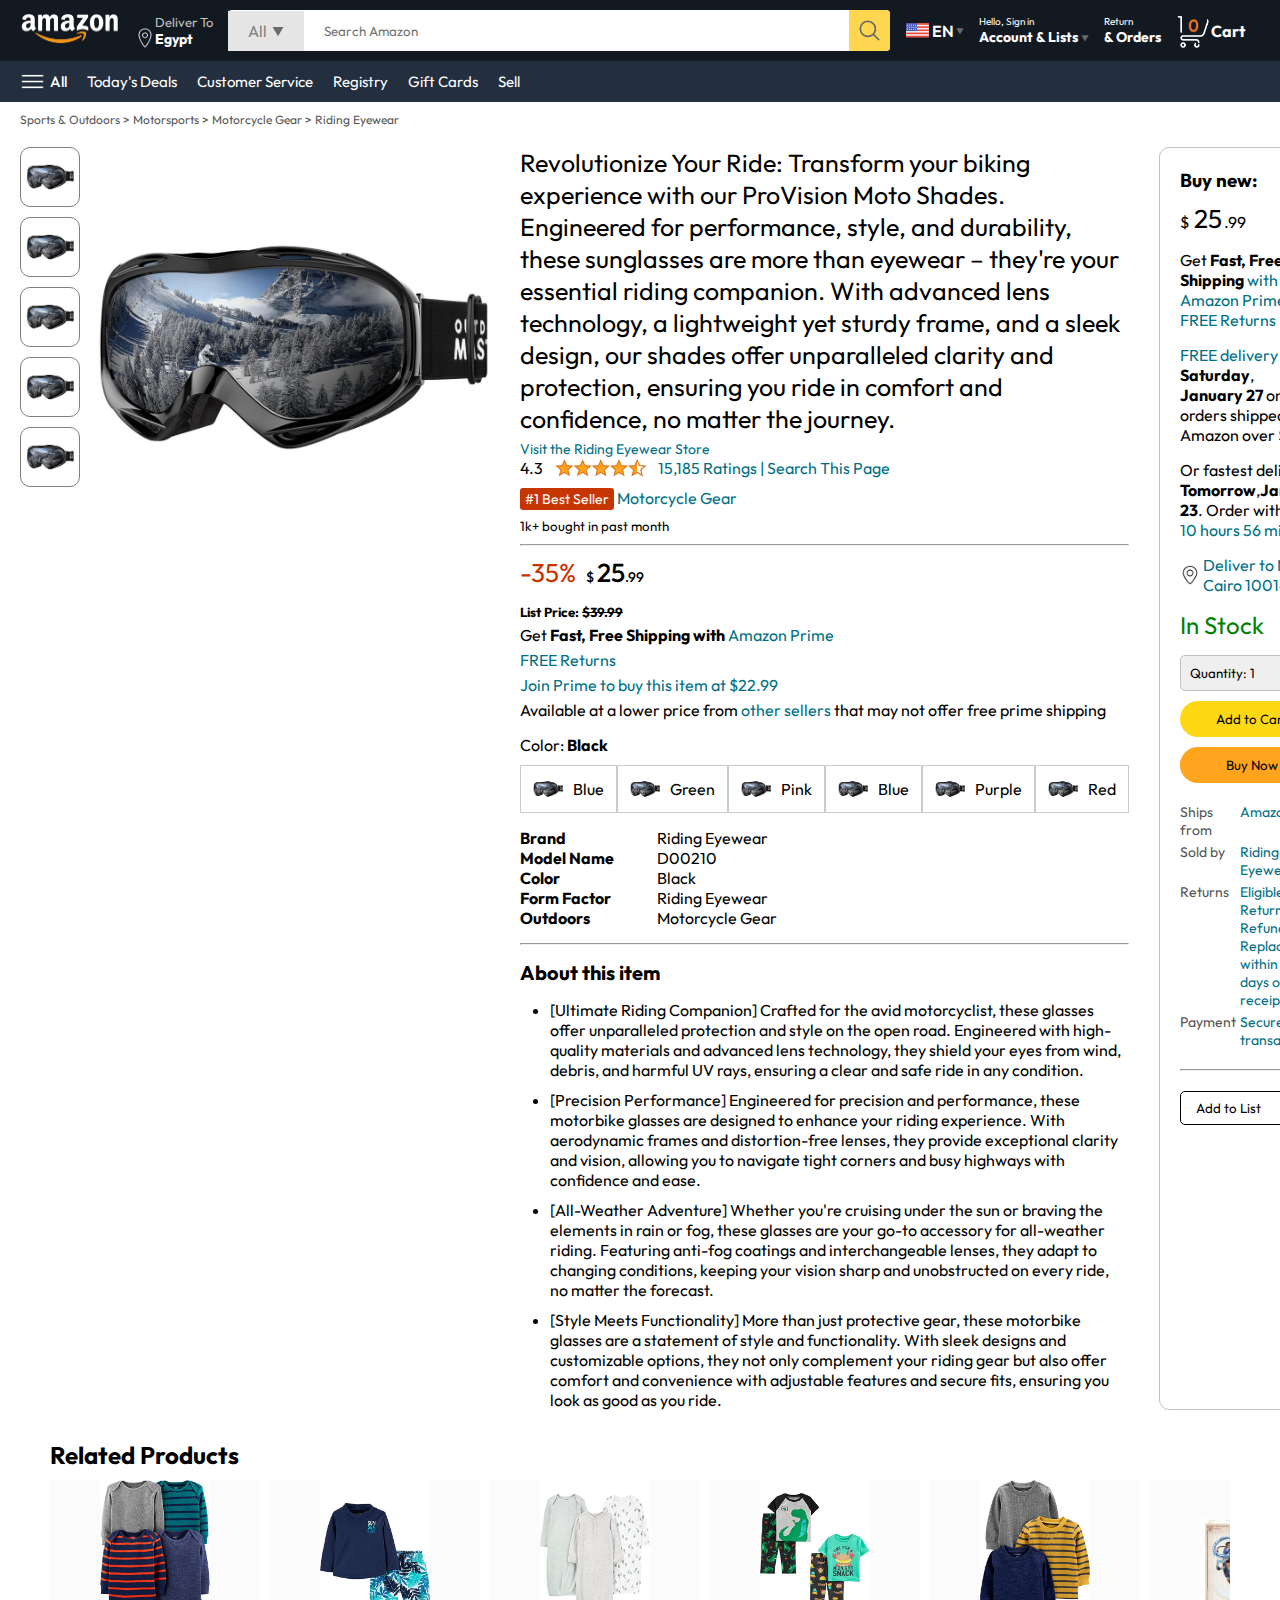
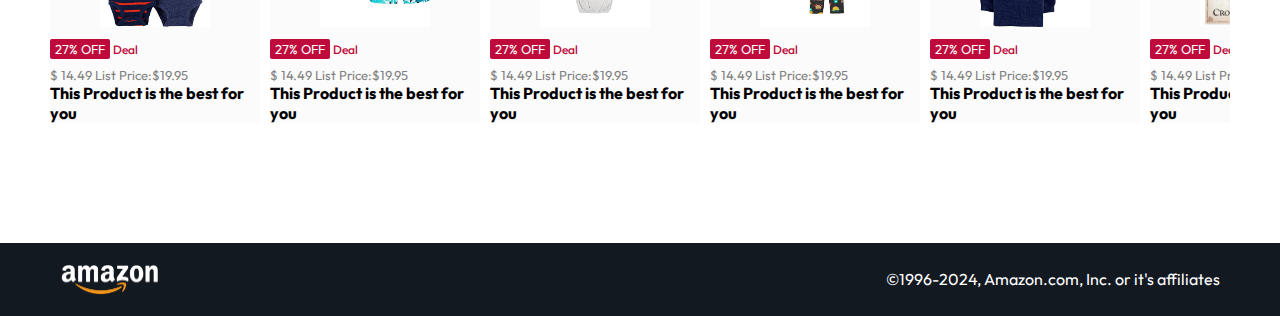
<file: productFour.html>
<!DOCTYPE html>
<html lang="en">
  <head>
    <meta charset="UTF-8" />
    <meta name="viewport" content="width=device-width, initial-scale=1.0" />
    <link rel="stylesheet" href="style.css  " />
    <link rel="stylesheet" href="product.css" />
    <title>Product Page</title>
  </head>
  <body>
    <nav>
      <a href="/"><img src="./assets/amazon_logo.png" width="100" alt="" /></a>
      <div class="nav-country">
        <img src="./assets/location_icon.png" height="20" alt="" />
        <div>
          <p>Deliver To</p>
          <h1>Egypt</h1>
        </div>
      </div>
      <div class="nav-search">
        <div class="nav-search-category">
          <p>All</p>
          <img src="./assets/dropdown_icon.png" height="12" alt="" />
        </div>
        <input
          type="text"
          class="nav-search-input"
          placeholder="Search Amazon"
        />
        <img src="./assets/search_icon.png" class="nav-search-icon" alt="" />
      </div>
      <div class="nav-language">
        <img
          src="./assets/us_flag.png"
          width="25px
          "
          alt=""
        />
        <p>EN</p>
        <img
          src="./assets/dropdown_icon.png"
          width="8px
          "
          alt=""
        />
      </div>
      <div class="nav-text">
        <p>Hello, Sign in</p>
        <h1>
          Account & Lists
          <img src="./assets/dropdown_icon.png" width="8px" alt="" />
        </h1>
      </div>
      <div class="nav-text">
        <p>Return</p>
        <h1>& Orders</h1>
      </div>
      <a href="signin.html" class="mobile-user-icon" style="display: none">
        <img src="./assets/user.png" alt=""
      /></a>
      <a href="./cart.html" class="nav-cart">
        <img src="./assets/cart_icon.png" width="35px" alt="" />
        <h4>Cart</h4>
      </a>
    </nav>
    <div class="nav-bottom">
      <div>
        <img src="./assets/menu_icon.png" width="25px" alt="" />
        <p>All</p>
      </div>
      <p>Today's Deals</p>
      <p>Customer Service</p>
      <p>Registry</p>
      <p>Gift Cards</p>
      <p>Sell</p>
    </div>

    <p class="breadcrum">
      Sports & Outdoors > Motorsports > Motorcycle Gear > Riding Eyewear
    </p>
    <div class="product-display">
      <div class="product-d-image">
        <div class="product-icons">
          <img src="./assets/product1-3.jpg" width="60" alt="" />
          <img src="./assets/product1-3.jpg" width="60" alt="" />
          <img src="./assets/product1-3.jpg" width="60" alt="" />
          <img src="./assets/product1-3.jpg" width="60" alt="" />
          <img src="./assets/product1-3.jpg" width="60" alt="" />
        </div>
        <div class="product-main-image">
          <img src="./assets/product1-3.jpg" alt="" width="400" />
        </div>
      </div>
      <div class="product-d-details">
        <p class="product-title">
          Revolutionize Your Ride: Transform your biking experience with our
          ProVision Moto Shades. Engineered for performance, style, and
          durability, these sunglasses are more than eyewear – they're your
          essential riding companion. With advanced lens technology, a
          lightweight yet sturdy frame, and a sleek design, our shades offer
          unparalleled clarity and protection, ensuring you ride in comfort and
          confidence, no matter the journey.
        </p>
        <p class="brand-store">Visit the Riding Eyewear Store</p>
        <div class="product-rating">
          <div>
            <div>
              4.3 <img src="./assets/rating_img.png" alt="" height="20px" />
            </div>
            <p>15,185 Ratings | Search This Page</p>
          </div>
          <p><span> #1 Best Seller</span> Motorcycle Gear</p>
          <h5>1k+ bought in past month</h5>
          <hr />
        </div>
        <div class="product-d-price">
          <div>
            <p>-35%</p>
            <h1>$ <span>25</span>.99</h1>
          </div>
          <h5>List Price: <span>$39.99</span></h5>
          <p>Get <b> Fast, Free Shipping with </b><span> Amazon Prime</span></p>
          <p><span>FREE Returns</span></p>
          <p><span> Join Prime to buy this item at $22.99</span></p>
          <p>
            Available at a lower price from <span> other sellers </span> that
            may not offer free prime shipping
          </p>
        </div>

        <div class="product-color-selection">
          <p>Color: <b>Black </b></p>
          <div class="product-color-options">
            <div class="option">
              <img
                src="./assets/product1-3.jpg"
                alt=""
                width="30px
            "
              />
              <p>Blue</p>
            </div>
            <div class="option">
              <img
                src="./assets/product1-3.jpg"
                alt=""
                width="30px
            "
              />
              <p>Green</p>
            </div>

            <div class="option">
              <img
                src="./assets/product1-3.jpg"
                alt=""
                width="30px
            "
              />
              <p>Pink</p>
            </div>
            <div class="option">
              <img
                src="./assets/product1-3.jpg"
                alt=""
                width="30px
            "
              />
              <p>Blue</p>
            </div>
            <div class="option">
              <img
                src="./assets/product1-3.jpg"
                alt=""
                width="30px
            "
              />
              <p>Purple</p>
            </div>
            <div class="option">
              <img
                src="./assets/product1-3.jpg"
                alt=""
                width="30px
            "
              />
              <p>Red</p>
            </div>
          </div>
        </div>

        <div class="product-info">
          <p><b>Brand</b></p>
          <p>Riding Eyewear</p>
          <p><b>Model Name</b></p>
          <p>D00210</p>
          <p><b>Color</b></p>
          <p>Black</p>
          <p><b>Form Factor</b></p>
          <p>Riding Eyewear</p>
          <p><b>Outdoors</b></p>
          <p>Motorcycle Gear</p>
        </div>
        <hr />
        <div class="product-description">
          <h1>About this item</h1>
          <ul>
            <li>
              [Ultimate Riding Companion] Crafted for the avid motorcyclist,
              these glasses offer unparalleled protection and style on the open
              road. Engineered with high-quality materials and advanced lens
              technology, they shield your eyes from wind, debris, and harmful
              UV rays, ensuring a clear and safe ride in any condition.
            </li>
            <li>
              [Precision Performance] Engineered for precision and performance,
              these motorbike glasses are designed to enhance your riding
              experience. With aerodynamic frames and distortion-free lenses,
              they provide exceptional clarity and vision, allowing you to
              navigate tight corners and busy highways with confidence and ease.
            </li>
            <li>
              [All-Weather Adventure] Whether you're cruising under the sun or
              braving the elements in rain or fog, these glasses are your go-to
              accessory for all-weather riding. Featuring anti-fog coatings and
              interchangeable lenses, they adapt to changing conditions, keeping
              your vision sharp and unobstructed on every ride, no matter the
              forecast.
            </li>
            <li>
              [Style Meets Functionality] More than just protective gear, these
              motorbike glasses are a statement of style and functionality. With
              sleek designs and customizable options, they not only complement
              your riding gear but also offer comfort and convenience with
              adjustable features and secure fits, ensuring you look as good as
              you ride.
            </li>
          </ul>
        </div>
      </div>
      <div class="product-d-purchase">
        <div class="title">
          <h3>Buy new:</h3>
          <img src="./assets/circle_icon.png" alt="" width="20px" />
        </div>
        <h1 class="price">$ <span>25</span>.99</h1>
        <div class="gap">
          <p>Get <b> Fast, Free Shipping</b> <span> with Amazon Prime</span></p>
          <p><span>FREE Returns</span></p>
        </div>
        <div class="gap">
          <p><span>FREE delivery</span> <b>Saturday</b>,</p>
          <p><b>January 27</b> on orders shipped by Amazon over $35</p>
        </div>
        <div class="gap">
          <p>
            Or fastest delivery <b>Tomorrow</b>,<b>January 23</b>. Order withing
            <span>10 hours 56 mins</span>
          </p>
        </div>
        <div class="delivery-location">
          <img src="./assets/location_icon_dark.png" alt="" width="20px" />
          <p><span>Deliver to New Cairo 10014</span></p>
        </div>
        <h2 class="product-stock">In Stock</h2>
        <select class="product-quantity">
          <option value="1">Quantity: 1</option>
          <option value="2">Quantity: 2</option>
          <option value="3">Quantity: 3</option>
          <option value="4">Quantity: 4</option>
          <option value="5">Quantity: 5</option>
        </select>
        <button class="btn">Add to Cart</button>
        <button class="btn product-buy">Buy Now</button>

        <div class="product-seller-info">
          <p>Ships from</p>
          <p><span>Amazon</span></p>
          <p>Sold by</p>
          <p><span> Riding Eyewear </span></p>
          <p>Returns</p>
          <p>
            <span
              >Eligible for Return, Refund or Replacement within 30 days of
              receipt</span
            >
          </p>
          <p>Payment</p>
          <p><span>Secure transaction</span></p>
        </div>
        <hr />
        <button class="product-add-list">Add to List</button>
      </div>
    </div>

    <div class="products-slider-with-price">
      <h2>Related Products</h2>
      <div class="products">
        <div class="product-card">
          <div class="product-img-container">
            <img src="./assets/product2-1.jpg" alt="" />
          </div>
          <div class="product-offer">
            <p>27% OFF</p>
            <span>Deal</span>
          </div>
          <p class="product-price">$ <span>14.49</span> List Price:$19.95</p>
          <h4>This Product is the best for you</h4>
        </div>
        <div class="product-card">
          <div class="product-img-container">
            <img src="./assets/product2-2.jpg" alt="" />
          </div>
          <div class="product-offer">
            <p>27% OFF</p>
            <span>Deal</span>
          </div>
          <p class="product-price">$ <span>14.49</span> List Price:$19.95</p>
          <h4>This Product is the best for you</h4>
        </div>
        <div class="product-card">
          <div class="product-img-container">
            <img src="./assets/product2-3.jpg" alt="" />
          </div>
          <div class="product-offer">
            <p>27% OFF</p>
            <span>Deal</span>
          </div>
          <p class="product-price">$ <span>14.49</span> List Price:$19.95</p>
          <h4>This Product is the best for you</h4>
        </div>
        <div class="product-card">
          <div class="product-img-container">
            <img src="./assets/product2-4.jpg" alt="" />
          </div>
          <div class="product-offer">
            <p>27% OFF</p>
            <span>Deal</span>
          </div>
          <p class="product-price">$ <span>14.49</span> List Price:$19.95</p>
          <h4>This Product is the best for you</h4>
        </div>
        <div class="product-card">
          <div class="product-img-container">
            <img src="./assets/product2-5.jpg" alt="" />
          </div>
          <div class="product-offer">
            <p>27% OFF</p>
            <span>Deal</span>
          </div>
          <p class="product-price">$ <span>14.49</span> List Price:$19.95</p>
          <h4>This Product is the best for you</h4>
        </div>
        <div class="product-card">
          <div class="product-img-container">
            <img src="./assets/product2-6.jpg" alt="" />
          </div>
          <div class="product-offer">
            <p>27% OFF</p>
            <span>Deal</span>
          </div>
          <p class="product-price">$ <span>14.49</span> List Price:$19.95</p>
          <h4>This Product is the best for you</h4>
        </div>
        <div class="product-card">
          <div class="product-img-container">
            <img src="./assets/product2-7.jpg" alt="" />
          </div>
          <div class="product-offer">
            <p>27% OFF</p>
            <span>Deal</span>
          </div>
          <p class="product-price">$ <span>14.49</span> List Price:$19.95</p>
          <h4>This Product is the best for you</h4>
        </div>
        <div class="product-card">
          <div class="product-img-container">
            <img src="./assets/product2-8.jpg" alt="" />
          </div>
          <div class="product-offer">
            <p>27% OFF</p>
            <span>Deal</span>
          </div>
          <p class="product-price">$ <span>14.49</span> List Price:$19.95</p>
          <h4>This Product is the best for you</h4>
        </div>
        <div class="product-card">
          <div class="product-img-container">
            <img src="./assets/product2-9.jpg" alt="" />
          </div>
          <div class="product-offer">
            <p>27% OFF</p>
            <span>Deal</span>
          </div>
          <p class="product-price">$ <span>14.49</span> List Price:$19.95</p>
          <h4>This Product is the best for you</h4>
        </div>
        <div class="product-card">
          <div class="product-img-container">
            <img src="./assets/product2-10.jpg" alt="" />
          </div>
          <div class="product-offer">
            <p>27% OFF</p>
            <span>Deal</span>
          </div>
          <p class="product-price">$ <span>14.49</span> List Price:$19.95</p>
          <h4>This Product is the best for you</h4>
        </div>
        <div class="product-card">
          <div class="product-img-container">
            <img src="./assets/product2-11.jpg" alt="" />
          </div>
          <div class="product-offer">
            <p>27% OFF</p>
            <span>Deal</span>
          </div>
          <p class="product-price">$ <span>14.49</span> List Price:$19.95</p>
          <h4>This Product is the best for you</h4>
        </div>
      </div>
    </div>
    <footer class="product-footer">
      <img src="./assets/amazon_logo.png" width="100" alt="" />
      <p>&#169;1996-2024, Amazon.com, Inc. or it's affiliates</p>
    </footer>
    <script>
      const scrollContainer = document.querySelectorAll(".products");

      for (const item of scrollContainer) {
        item.addEventListener("wheel", (evt) => {
          evt.preventDefault();
          item.scrollLeft += evt.deltaY;
        });
      }
    </script>
  </body>
</html>
</file>
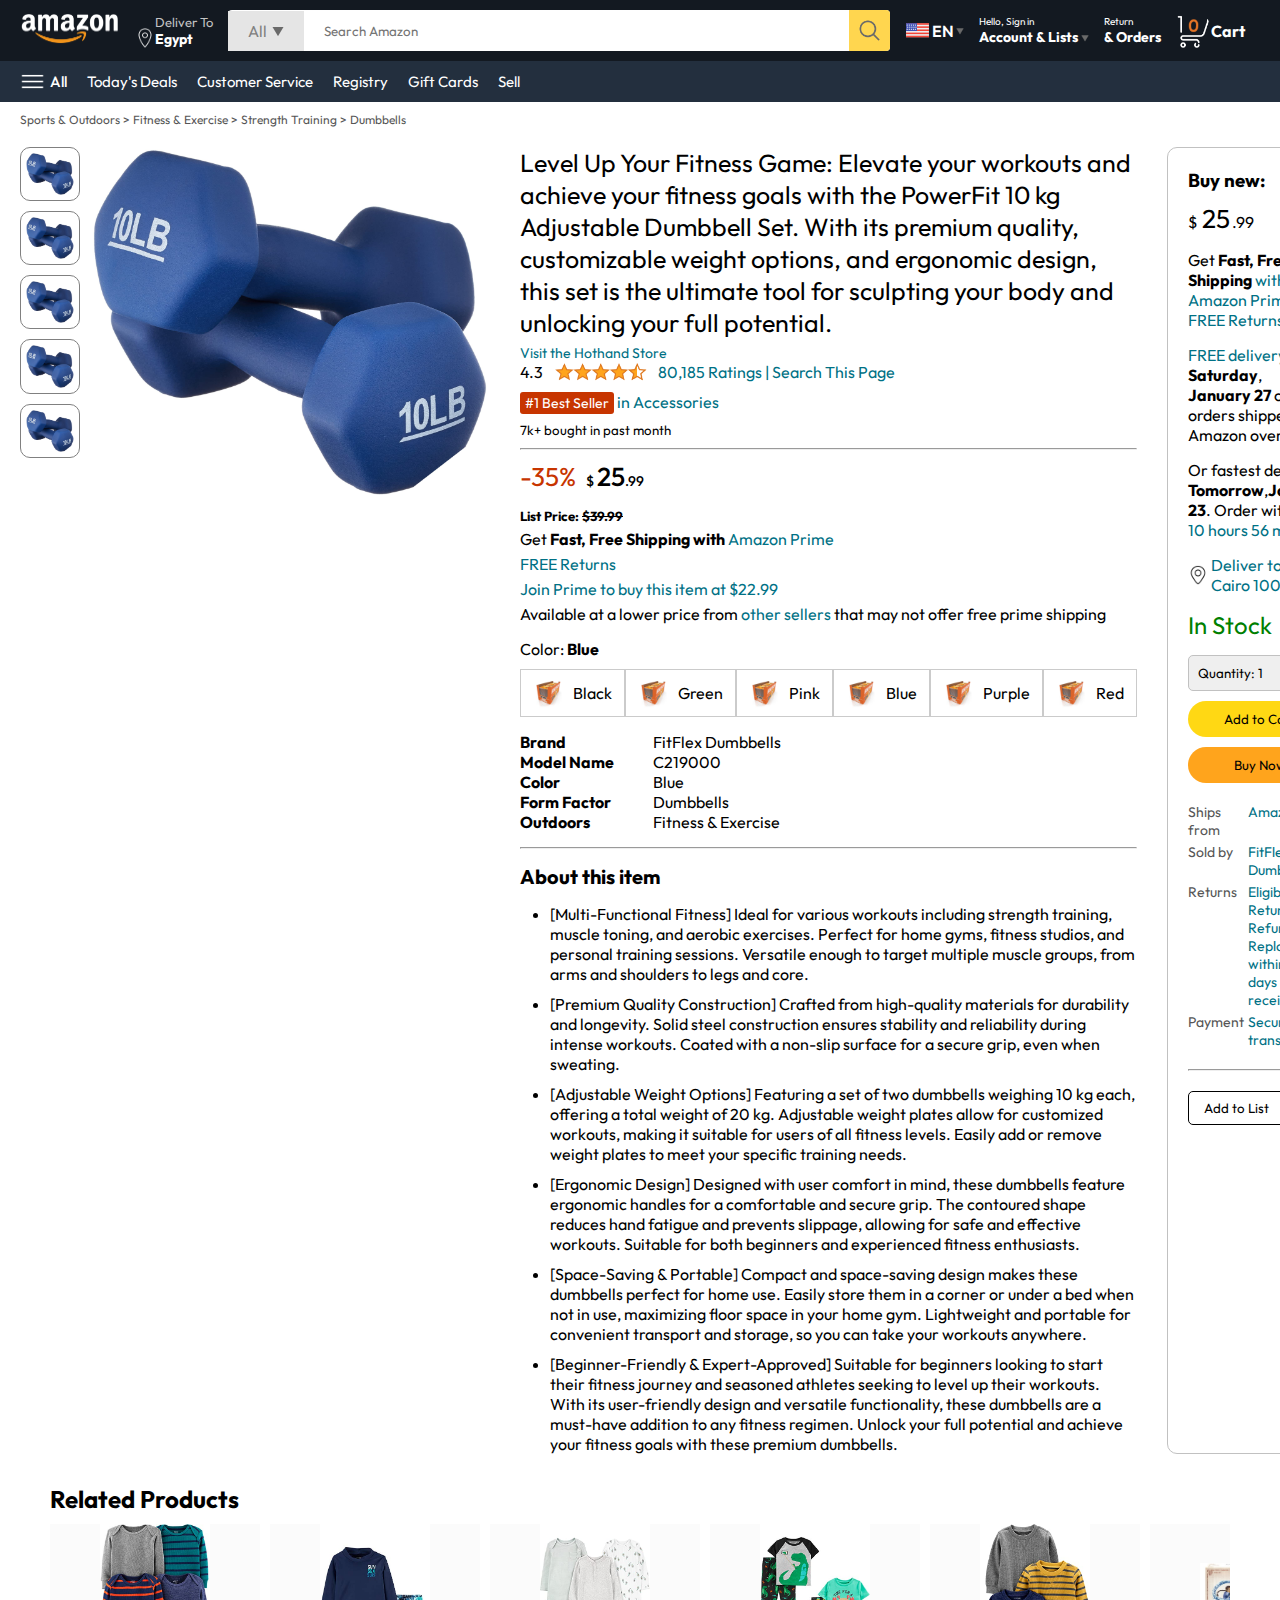
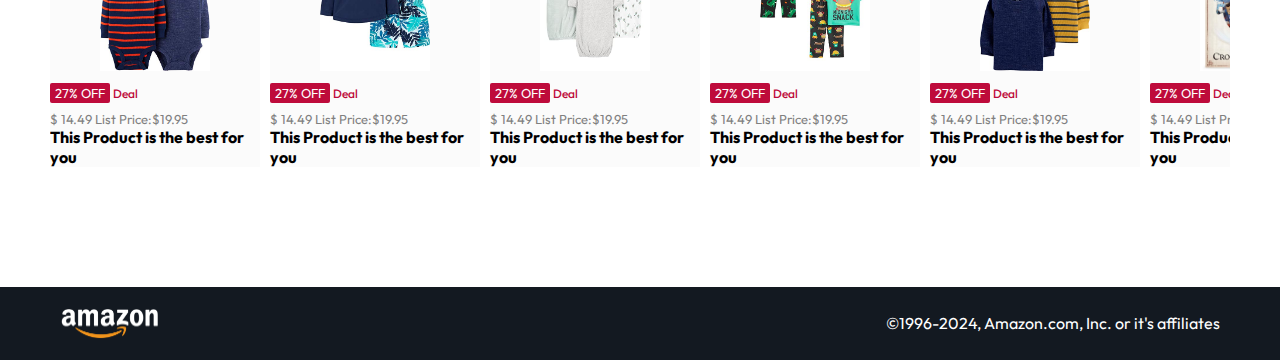
<file: ProductThree.html>
<!DOCTYPE html>
<html lang="en">
  <head>
    <meta charset="UTF-8" />
    <meta name="viewport" content="width=device-width, initial-scale=1.0" />
    <link rel="stylesheet" href="style.css  " />
    <link rel="stylesheet" href="product.css" />
    <title>Product Page</title>
  </head>
  <body>
    <nav>
      <a href="/"><img src="./assets/amazon_logo.png" width="100" alt="" /></a>
      <div class="nav-country">
        <img src="./assets/location_icon.png" height="20" alt="" />
        <div>
          <p>Deliver To</p>
          <h1>Egypt</h1>
        </div>
      </div>
      <div class="nav-search">
        <div class="nav-search-category">
          <p>All</p>
          <img src="./assets/dropdown_icon.png" height="12" alt="" />
        </div>
        <input
          type="text"
          class="nav-search-input"
          placeholder="Search Amazon"
        />
        <img src="./assets/search_icon.png" class="nav-search-icon" alt="" />
      </div>
      <div class="nav-language">
        <img
          src="./assets/us_flag.png"
          width="25px
          "
          alt=""
        />
        <p>EN</p>
        <img
          src="./assets/dropdown_icon.png"
          width="8px
          "
          alt=""
        />
      </div>
      <div class="nav-text">
        <p>Hello, Sign in</p>
        <h1>
          Account & Lists
          <img src="./assets/dropdown_icon.png" width="8px" alt="" />
        </h1>
      </div>
      <div class="nav-text">
        <p>Return</p>
        <h1>& Orders</h1>
      </div>
      <a href="signin.html" class="mobile-user-icon" style="display: none">
        <img src="./assets/user.png" alt=""
      /></a>
      <a href="./cart.html" class="nav-cart">
        <img src="./assets/cart_icon.png" width="35px" alt="" />
        <h4>Cart</h4>
      </a>
    </nav>
    <div class="nav-bottom">
      <div>
        <img src="./assets/menu_icon.png" width="25px" alt="" />
        <p>All</p>
      </div>
      <p>Today's Deals</p>
      <p>Customer Service</p>
      <p>Registry</p>
      <p>Gift Cards</p>
      <p>Sell</p>
    </div>

    <p class="breadcrum">
      Sports & Outdoors > Fitness & Exercise > Strength Training > Dumbbells
    </p>
    <div class="product-display">
      <div class="product-d-image">
        <div class="product-icons">
          <img src="./assets/product1-2.jpg" width="60" alt="" />
          <img src="./assets/product1-2.jpg" width="60" alt="" />
          <img src="./assets/product1-2.jpg" width="60" alt="" />
          <img src="./assets/product1-2.jpg" width="60" alt="" />
          <img src="./assets/product1-2.jpg" width="60" alt="" />
        </div>
        <div class="product-main-image">
          <img src="./assets/product1-2.jpg" alt="" width="400" />
        </div>
      </div>
      <div class="product-d-details">
        <p class="product-title">
          Level Up Your Fitness Game: Elevate your workouts and achieve your
          fitness goals with the PowerFit 10 kg Adjustable Dumbbell Set. With
          its premium quality, customizable weight options, and ergonomic
          design, this set is the ultimate tool for sculpting your body and
          unlocking your full potential.
        </p>
        <p class="brand-store">Visit the Hothand Store</p>
        <div class="product-rating">
          <div>
            <div>
              4.3 <img src="./assets/rating_img.png" alt="" height="20px" />
            </div>
            <p>80,185 Ratings | Search This Page</p>
          </div>
          <p><span> #1 Best Seller</span> in Accessories</p>
          <h5>7k+ bought in past month</h5>
          <hr />
        </div>
        <div class="product-d-price">
          <div>
            <p>-35%</p>
            <h1>$ <span>25</span>.99</h1>
          </div>
          <h5>List Price: <span>$39.99</span></h5>
          <p>Get <b> Fast, Free Shipping with </b><span> Amazon Prime</span></p>
          <p><span>FREE Returns</span></p>
          <p><span> Join Prime to buy this item at $22.99</span></p>
          <p>
            Available at a lower price from <span> other sellers </span> that
            may not offer free prime shipping
          </p>
        </div>

        <div class="product-color-selection">
          <p>Color: <b>Blue </b></p>
          <div class="product-color-options">
            <div class="option">
              <img
                src="./assets/product1-1.jpg"
                alt=""
                width="30px
            "
              />
              <p>Black</p>
            </div>
            <div class="option">
              <img
                src="./assets/product1-1.jpg"
                alt=""
                width="30px
            "
              />
              <p>Green</p>
            </div>

            <div class="option">
              <img
                src="./assets/product1-1.jpg"
                alt=""
                width="30px
            "
              />
              <p>Pink</p>
            </div>
            <div class="option">
              <img
                src="./assets/product1-1.jpg"
                alt=""
                width="30px
            "
              />
              <p>Blue</p>
            </div>
            <div class="option">
              <img
                src="./assets/product1-1.jpg"
                alt=""
                width="30px
            "
              />
              <p>Purple</p>
            </div>
            <div class="option">
              <img
                src="./assets/product1-1.jpg"
                alt=""
                width="30px
            "
              />
              <p>Red</p>
            </div>
          </div>
        </div>

        <div class="product-info">
          <p><b>Brand</b></p>
          <p>FitFlex Dumbbells</p>
          <p><b>Model Name</b></p>
          <p>C219000</p>
          <p><b>Color</b></p>
          <p>Blue</p>
          <p><b>Form Factor</b></p>
          <p>Dumbbells</p>
          <p><b>Outdoors</b></p>
          <p>Fitness & Exercise</p>
        </div>
        <hr />
        <div class="product-description">
          <h1>About this item</h1>
          <ul>
            <li>
              [Multi-Functional Fitness] Ideal for various workouts including
              strength training, muscle toning, and aerobic exercises. Perfect
              for home gyms, fitness studios, and personal training sessions.
              Versatile enough to target multiple muscle groups, from arms and
              shoulders to legs and core.
            </li>
            <li>
              [Premium Quality Construction] Crafted from high-quality materials
              for durability and longevity. Solid steel construction ensures
              stability and reliability during intense workouts. Coated with a
              non-slip surface for a secure grip, even when sweating.
            </li>
            <li>
              [Adjustable Weight Options] Featuring a set of two dumbbells
              weighing 10 kg each, offering a total weight of 20 kg. Adjustable
              weight plates allow for customized workouts, making it suitable
              for users of all fitness levels. Easily add or remove weight
              plates to meet your specific training needs.
            </li>
            <li>
              [Ergonomic Design] Designed with user comfort in mind, these
              dumbbells feature ergonomic handles for a comfortable and secure
              grip. The contoured shape reduces hand fatigue and prevents
              slippage, allowing for safe and effective workouts. Suitable for
              both beginners and experienced fitness enthusiasts.
            </li>
            <li>
              [Space-Saving & Portable] Compact and space-saving design makes
              these dumbbells perfect for home use. Easily store them in a
              corner or under a bed when not in use, maximizing floor space in
              your home gym. Lightweight and portable for convenient transport
              and storage, so you can take your workouts anywhere.
            </li>
            <li>
              [Beginner-Friendly & Expert-Approved] Suitable for beginners
              looking to start their fitness journey and seasoned athletes
              seeking to level up their workouts. With its user-friendly design
              and versatile functionality, these dumbbells are a must-have
              addition to any fitness regimen. Unlock your full potential and
              achieve your fitness goals with these premium dumbbells.
            </li>
          </ul>
        </div>
      </div>
      <div class="product-d-purchase">
        <div class="title">
          <h3>Buy new:</h3>
          <img src="./assets/circle_icon.png" alt="" width="20px" />
        </div>
        <h1 class="price">$ <span>25</span>.99</h1>
        <div class="gap">
          <p>Get <b> Fast, Free Shipping</b> <span> with Amazon Prime</span></p>
          <p><span>FREE Returns</span></p>
        </div>
        <div class="gap">
          <p><span>FREE delivery</span> <b>Saturday</b>,</p>
          <p><b>January 27</b> on orders shipped by Amazon over $35</p>
        </div>
        <div class="gap">
          <p>
            Or fastest delivery <b>Tomorrow</b>,<b>January 23</b>. Order withing
            <span>10 hours 56 mins</span>
          </p>
        </div>
        <div class="delivery-location">
          <img src="./assets/location_icon_dark.png" alt="" width="20px" />
          <p><span>Deliver to New Cairo 10014</span></p>
        </div>
        <h2 class="product-stock">In Stock</h2>
        <select class="product-quantity">
          <option value="1">Quantity: 1</option>
          <option value="2">Quantity: 2</option>
          <option value="3">Quantity: 3</option>
          <option value="4">Quantity: 4</option>
          <option value="5">Quantity: 5</option>
        </select>
        <button class="btn">Add to Cart</button>
        <button class="btn product-buy">Buy Now</button>

        <div class="product-seller-info">
          <p>Ships from</p>
          <p><span>Amazon</span></p>
          <p>Sold by</p>
          <p><span> FitFlex Dumbbells</span></p>
          <p>Returns</p>
          <p>
            <span
              >Eligible for Return, Refund or Replacement within 30 days of
              receipt</span
            >
          </p>
          <p>Payment</p>
          <p><span>Secure transaction</span></p>
        </div>
        <hr />
        <button class="product-add-list">Add to List</button>
      </div>
    </div>

    <div class="products-slider-with-price">
      <h2>Related Products</h2>
      <div class="products">
        <div class="product-card">
          <div class="product-img-container">
            <img src="./assets/product2-1.jpg" alt="" />
          </div>
          <div class="product-offer">
            <p>27% OFF</p>
            <span>Deal</span>
          </div>
          <p class="product-price">$ <span>14.49</span> List Price:$19.95</p>
          <h4>This Product is the best for you</h4>
        </div>
        <div class="product-card">
          <div class="product-img-container">
            <img src="./assets/product2-2.jpg" alt="" />
          </div>
          <div class="product-offer">
            <p>27% OFF</p>
            <span>Deal</span>
          </div>
          <p class="product-price">$ <span>14.49</span> List Price:$19.95</p>
          <h4>This Product is the best for you</h4>
        </div>
        <div class="product-card">
          <div class="product-img-container">
            <img src="./assets/product2-3.jpg" alt="" />
          </div>
          <div class="product-offer">
            <p>27% OFF</p>
            <span>Deal</span>
          </div>
          <p class="product-price">$ <span>14.49</span> List Price:$19.95</p>
          <h4>This Product is the best for you</h4>
        </div>
        <div class="product-card">
          <div class="product-img-container">
            <img src="./assets/product2-4.jpg" alt="" />
          </div>
          <div class="product-offer">
            <p>27% OFF</p>
            <span>Deal</span>
          </div>
          <p class="product-price">$ <span>14.49</span> List Price:$19.95</p>
          <h4>This Product is the best for you</h4>
        </div>
        <div class="product-card">
          <div class="product-img-container">
            <img src="./assets/product2-5.jpg" alt="" />
          </div>
          <div class="product-offer">
            <p>27% OFF</p>
            <span>Deal</span>
          </div>
          <p class="product-price">$ <span>14.49</span> List Price:$19.95</p>
          <h4>This Product is the best for you</h4>
        </div>
        <div class="product-card">
          <div class="product-img-container">
            <img src="./assets/product2-6.jpg" alt="" />
          </div>
          <div class="product-offer">
            <p>27% OFF</p>
            <span>Deal</span>
          </div>
          <p class="product-price">$ <span>14.49</span> List Price:$19.95</p>
          <h4>This Product is the best for you</h4>
        </div>
        <div class="product-card">
          <div class="product-img-container">
            <img src="./assets/product2-7.jpg" alt="" />
          </div>
          <div class="product-offer">
            <p>27% OFF</p>
            <span>Deal</span>
          </div>
          <p class="product-price">$ <span>14.49</span> List Price:$19.95</p>
          <h4>This Product is the best for you</h4>
        </div>
        <div class="product-card">
          <div class="product-img-container">
            <img src="./assets/product2-8.jpg" alt="" />
          </div>
          <div class="product-offer">
            <p>27% OFF</p>
            <span>Deal</span>
          </div>
          <p class="product-price">$ <span>14.49</span> List Price:$19.95</p>
          <h4>This Product is the best for you</h4>
        </div>
        <div class="product-card">
          <div class="product-img-container">
            <img src="./assets/product2-9.jpg" alt="" />
          </div>
          <div class="product-offer">
            <p>27% OFF</p>
            <span>Deal</span>
          </div>
          <p class="product-price">$ <span>14.49</span> List Price:$19.95</p>
          <h4>This Product is the best for you</h4>
        </div>
        <div class="product-card">
          <div class="product-img-container">
            <img src="./assets/product2-10.jpg" alt="" />
          </div>
          <div class="product-offer">
            <p>27% OFF</p>
            <span>Deal</span>
          </div>
          <p class="product-price">$ <span>14.49</span> List Price:$19.95</p>
          <h4>This Product is the best for you</h4>
        </div>
        <div class="product-card">
          <div class="product-img-container">
            <img src="./assets/product2-11.jpg" alt="" />
          </div>
          <div class="product-offer">
            <p>27% OFF</p>
            <span>Deal</span>
          </div>
          <p class="product-price">$ <span>14.49</span> List Price:$19.95</p>
          <h4>This Product is the best for you</h4>
        </div>
      </div>
    </div>
    <footer class="product-footer">
      <img src="./assets/amazon_logo.png" width="100" alt="" />
      <p>&#169;1996-2024, Amazon.com, Inc. or it's affiliates</p>
    </footer>
    <script>
      const scrollContainer = document.querySelectorAll(".products");

      for (const item of scrollContainer) {
        item.addEventListener("wheel", (evt) => {
          evt.preventDefault();
          item.scrollLeft += evt.deltaY;
        });
      }
    </script>
  </body>
</html>
</file>
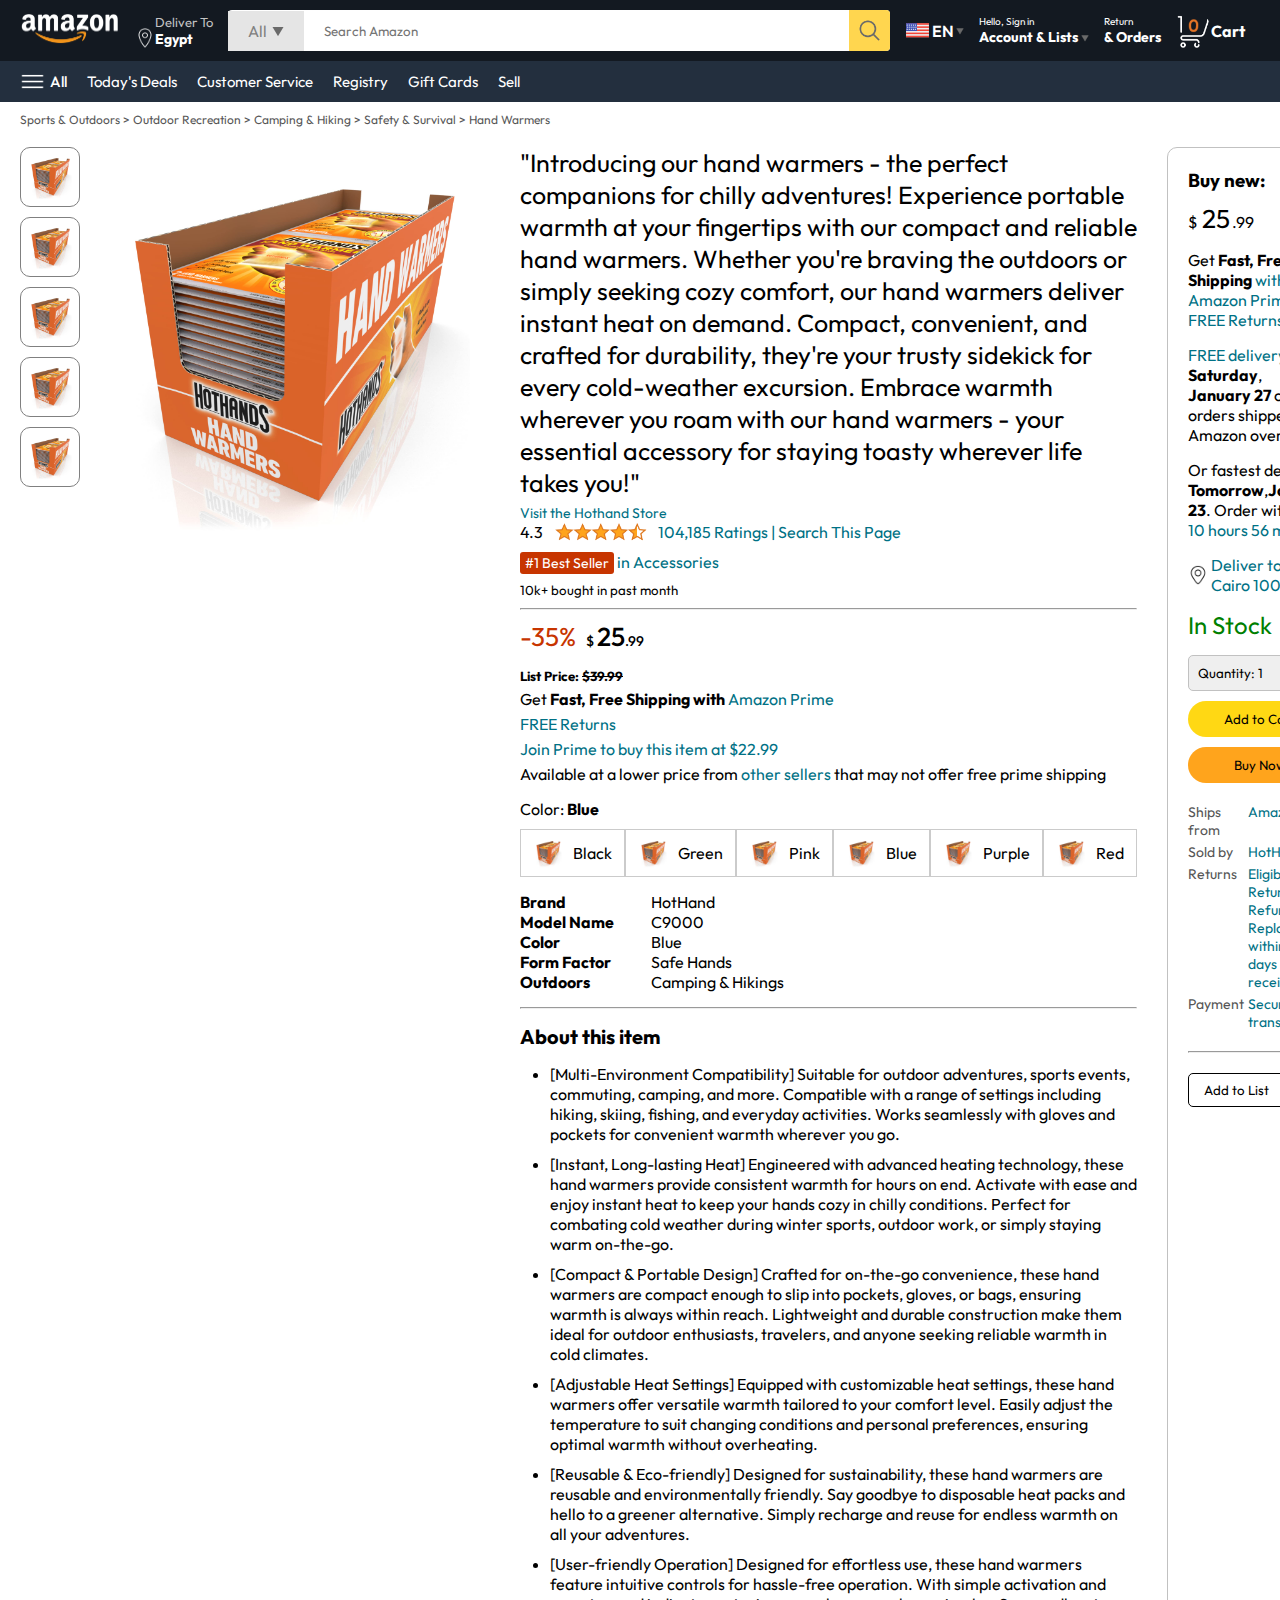
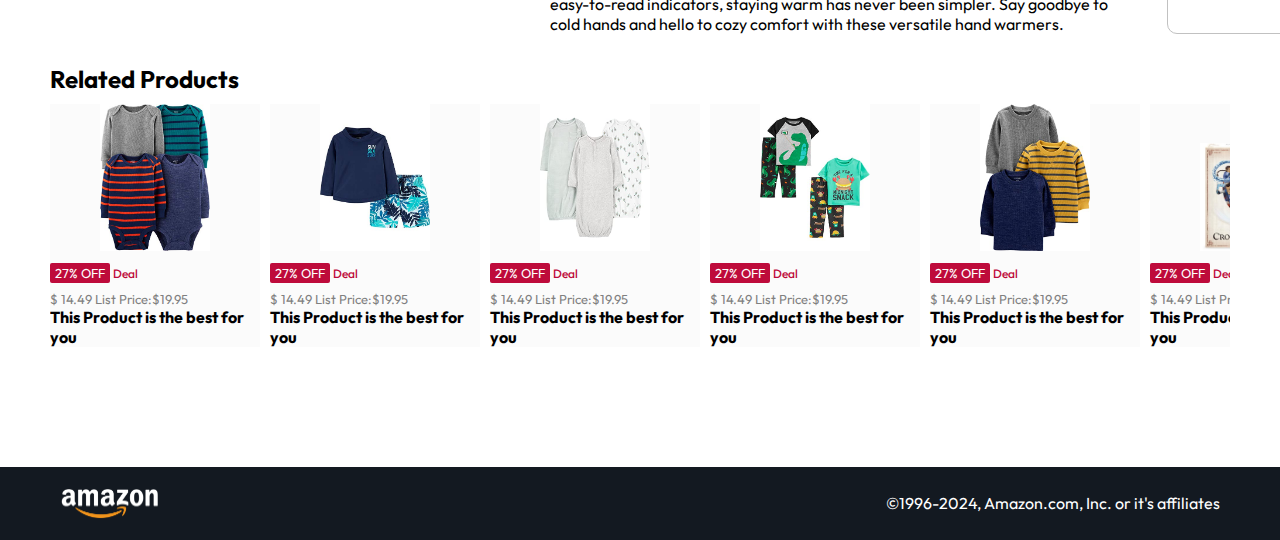
<file: productTwo.html>
<!DOCTYPE html>
<html lang="en">
  <head>
    <meta charset="UTF-8" />
    <meta name="viewport" content="width=device-width, initial-scale=1.0" />
    <link rel="stylesheet" href="style.css  " />
    <link rel="stylesheet" href="product.css" />
    <title>Product Page</title>
  </head>
  <body>
    <nav>
      <a href="/"><img src="./assets/amazon_logo.png" width="100" alt="" /></a>
      <div class="nav-country">
        <img src="./assets/location_icon.png" height="20" alt="" />
        <div>
          <p>Deliver To</p>
          <h1>Egypt</h1>
        </div>
      </div>
      <div class="nav-search">
        <div class="nav-search-category">
          <p>All</p>
          <img src="./assets/dropdown_icon.png" height="12" alt="" />
        </div>
        <input
          type="text"
          class="nav-search-input"
          placeholder="Search Amazon"
        />
        <img src="./assets/search_icon.png" class="nav-search-icon" alt="" />
      </div>
      <div class="nav-language">
        <img
          src="./assets/us_flag.png"
          width="25px
          "
          alt=""
        />
        <p>EN</p>
        <img
          src="./assets/dropdown_icon.png"
          width="8px
          "
          alt=""
        />
      </div>
      <div class="nav-text">
        <p>Hello, Sign in</p>
        <h1>
          Account & Lists
          <img src="./assets/dropdown_icon.png" width="8px" alt="" />
        </h1>
      </div>
      <div class="nav-text">
        <p>Return</p>
        <h1>& Orders</h1>
      </div>
      <a href="signin.html" class="mobile-user-icon" style="display: none">
        <img src="./assets/user.png" alt=""
      /></a>
      <a href="./cart.html" class="nav-cart">
        <img src="./assets/cart_icon.png" width="35px" alt="" />
        <h4>Cart</h4>
      </a>
    </nav>
    <div class="nav-bottom">
      <div>
        <img src="./assets/menu_icon.png" width="25px" alt="" />
        <p>All</p>
      </div>
      <p>Today's Deals</p>
      <p>Customer Service</p>
      <p>Registry</p>
      <p>Gift Cards</p>
      <p>Sell</p>
    </div>

    <p class="breadcrum">
      Sports & Outdoors > Outdoor Recreation > Camping & Hiking > Safety &
      Survival > Hand Warmers
    </p>
    <div class="product-display">
      <div class="product-d-image">
        <div class="product-icons">
          <img src="./assets/product1-1.jpg" width="60" alt="" />
          <img src="./assets/product1-1.jpg" width="60" alt="" />
          <img src="./assets/product1-1.jpg" width="60" alt="" />
          <img src="./assets/product1-1.jpg" width="60" alt="" />
          <img src="./assets/product1-1.jpg" width="60" alt="" />
        </div>
        <div class="product-main-image">
          <img src="./assets/product1-1.jpg" alt="" width="400" />
        </div>
      </div>
      <div class="product-d-details">
        <p class="product-title">
          "Introducing our hand warmers - the perfect companions for chilly
          adventures! Experience portable warmth at your fingertips with our
          compact and reliable hand warmers. Whether you're braving the outdoors
          or simply seeking cozy comfort, our hand warmers deliver instant heat
          on demand. Compact, convenient, and crafted for durability, they're
          your trusty sidekick for every cold-weather excursion. Embrace warmth
          wherever you roam with our hand warmers - your essential accessory for
          staying toasty wherever life takes you!"
        </p>
        <p class="brand-store">Visit the Hothand Store</p>
        <div class="product-rating">
          <div>
            <div>
              4.3 <img src="./assets/rating_img.png" alt="" height="20px" />
            </div>
            <p>104,185 Ratings | Search This Page</p>
          </div>
          <p><span> #1 Best Seller</span> in Accessories</p>
          <h5>10k+ bought in past month</h5>
          <hr />
        </div>
        <div class="product-d-price">
          <div>
            <p>-35%</p>
            <h1>$ <span>25</span>.99</h1>
          </div>
          <h5>List Price: <span>$39.99</span></h5>
          <p>Get <b> Fast, Free Shipping with </b><span> Amazon Prime</span></p>
          <p><span>FREE Returns</span></p>
          <p><span> Join Prime to buy this item at $22.99</span></p>
          <p>
            Available at a lower price from <span> other sellers </span> that
            may not offer free prime shipping
          </p>
        </div>

        <div class="product-color-selection">
          <p>Color: <b>Blue </b></p>
          <div class="product-color-options">
            <div class="option">
              <img
                src="./assets/product1-1.jpg"
                alt=""
                width="30px
            "
              />
              <p>Black</p>
            </div>
            <div class="option">
              <img
                src="./assets/product1-1.jpg"
                alt=""
                width="30px
            "
              />
              <p>Green</p>
            </div>

            <div class="option">
              <img
                src="./assets/product1-1.jpg"
                alt=""
                width="30px
            "
              />
              <p>Pink</p>
            </div>
            <div class="option">
              <img
                src="./assets/product1-1.jpg"
                alt=""
                width="30px
            "
              />
              <p>Blue</p>
            </div>
            <div class="option">
              <img
                src="./assets/product1-1.jpg"
                alt=""
                width="30px
            "
              />
              <p>Purple</p>
            </div>
            <div class="option">
              <img
                src="./assets/product1-1.jpg"
                alt=""
                width="30px
            "
              />
              <p>Red</p>
            </div>
          </div>
        </div>

        <div class="product-info">
          <p><b>Brand</b></p>
          <p>HotHand</p>
          <p><b>Model Name</b></p>
          <p>C9000</p>
          <p><b>Color</b></p>
          <p>Blue</p>
          <p><b>Form Factor</b></p>
          <p>Safe Hands</p>
          <p><b>Outdoors</b></p>
          <p>Camping & Hikings</p>
        </div>
        <hr />
        <div class="product-description">
          <h1>About this item</h1>
          <ul>
            <li>
              [Multi-Environment Compatibility] Suitable for outdoor adventures,
              sports events, commuting, camping, and more. Compatible with a
              range of settings including hiking, skiing, fishing, and everyday
              activities. Works seamlessly with gloves and pockets for
              convenient warmth wherever you go.
            </li>
            <li>
              [Instant, Long-lasting Heat] Engineered with advanced heating
              technology, these hand warmers provide consistent warmth for hours
              on end. Activate with ease and enjoy instant heat to keep your
              hands cozy in chilly conditions. Perfect for combating cold
              weather during winter sports, outdoor work, or simply staying warm
              on-the-go.
            </li>
            <li>
              [Compact & Portable Design] Crafted for on-the-go convenience,
              these hand warmers are compact enough to slip into pockets,
              gloves, or bags, ensuring warmth is always within reach.
              Lightweight and durable construction make them ideal for outdoor
              enthusiasts, travelers, and anyone seeking reliable warmth in cold
              climates.
            </li>
            <li>
              [Adjustable Heat Settings] Equipped with customizable heat
              settings, these hand warmers offer versatile warmth tailored to
              your comfort level. Easily adjust the temperature to suit changing
              conditions and personal preferences, ensuring optimal warmth
              without overheating.
            </li>
            <li>
              [Reusable & Eco-friendly] Designed for sustainability, these hand
              warmers are reusable and environmentally friendly. Say goodbye to
              disposable heat packs and hello to a greener alternative. Simply
              recharge and reuse for endless warmth on all your adventures.
            </li>
            <li>
              [User-friendly Operation] Designed for effortless use, these hand
              warmers feature intuitive controls for hassle-free operation. With
              simple activation and easy-to-read indicators, staying warm has
              never been simpler. Say goodbye to cold hands and hello to cozy
              comfort with these versatile hand warmers.
            </li>
          </ul>
        </div>
      </div>
      <div class="product-d-purchase">
        <div class="title">
          <h3>Buy new:</h3>
          <img src="./assets/circle_icon.png" alt="" width="20px" />
        </div>
        <h1 class="price">$ <span>25</span>.99</h1>
        <div class="gap">
          <p>Get <b> Fast, Free Shipping</b> <span> with Amazon Prime</span></p>
          <p><span>FREE Returns</span></p>
        </div>
        <div class="gap">
          <p><span>FREE delivery</span> <b>Saturday</b>,</p>
          <p><b>January 27</b> on orders shipped by Amazon over $35</p>
        </div>
        <div class="gap">
          <p>
            Or fastest delivery <b>Tomorrow</b>,<b>January 23</b>. Order withing
            <span>10 hours 56 mins</span>
          </p>
        </div>
        <div class="delivery-location">
          <img src="./assets/location_icon_dark.png" alt="" width="20px" />
          <p><span>Deliver to New Cairo 10014</span></p>
        </div>
        <h2 class="product-stock">In Stock</h2>
        <select class="product-quantity">
          <option value="1">Quantity: 1</option>
          <option value="2">Quantity: 2</option>
          <option value="3">Quantity: 3</option>
          <option value="4">Quantity: 4</option>
          <option value="5">Quantity: 5</option>
        </select>
        <button class="btn">Add to Cart</button>
        <button class="btn product-buy">Buy Now</button>

        <div class="product-seller-info">
          <p>Ships from</p>
          <p><span>Amazon</span></p>
          <p>Sold by</p>
          <p><span>HotHand Inc.</span></p>
          <p>Returns</p>
          <p>
            <span
              >Eligible for Return, Refund or Replacement within 30 days of
              receipt</span
            >
          </p>
          <p>Payment</p>
          <p><span>Secure transaction</span></p>
        </div>
        <hr />
        <button class="product-add-list">Add to List</button>
      </div>
    </div>

    <div class="products-slider-with-price">
      <h2>Related Products</h2>
      <div class="products">
        <div class="product-card">
          <div class="product-img-container">
            <img src="./assets/product2-1.jpg" alt="" />
          </div>
          <div class="product-offer">
            <p>27% OFF</p>
            <span>Deal</span>
          </div>
          <p class="product-price">$ <span>14.49</span> List Price:$19.95</p>
          <h4>This Product is the best for you</h4>
        </div>
        <div class="product-card">
          <div class="product-img-container">
            <img src="./assets/product2-2.jpg" alt="" />
          </div>
          <div class="product-offer">
            <p>27% OFF</p>
            <span>Deal</span>
          </div>
          <p class="product-price">$ <span>14.49</span> List Price:$19.95</p>
          <h4>This Product is the best for you</h4>
        </div>
        <div class="product-card">
          <div class="product-img-container">
            <img src="./assets/product2-3.jpg" alt="" />
          </div>
          <div class="product-offer">
            <p>27% OFF</p>
            <span>Deal</span>
          </div>
          <p class="product-price">$ <span>14.49</span> List Price:$19.95</p>
          <h4>This Product is the best for you</h4>
        </div>
        <div class="product-card">
          <div class="product-img-container">
            <img src="./assets/product2-4.jpg" alt="" />
          </div>
          <div class="product-offer">
            <p>27% OFF</p>
            <span>Deal</span>
          </div>
          <p class="product-price">$ <span>14.49</span> List Price:$19.95</p>
          <h4>This Product is the best for you</h4>
        </div>
        <div class="product-card">
          <div class="product-img-container">
            <img src="./assets/product2-5.jpg" alt="" />
          </div>
          <div class="product-offer">
            <p>27% OFF</p>
            <span>Deal</span>
          </div>
          <p class="product-price">$ <span>14.49</span> List Price:$19.95</p>
          <h4>This Product is the best for you</h4>
        </div>
        <div class="product-card">
          <div class="product-img-container">
            <img src="./assets/product2-6.jpg" alt="" />
          </div>
          <div class="product-offer">
            <p>27% OFF</p>
            <span>Deal</span>
          </div>
          <p class="product-price">$ <span>14.49</span> List Price:$19.95</p>
          <h4>This Product is the best for you</h4>
        </div>
        <div class="product-card">
          <div class="product-img-container">
            <img src="./assets/product2-7.jpg" alt="" />
          </div>
          <div class="product-offer">
            <p>27% OFF</p>
            <span>Deal</span>
          </div>
          <p class="product-price">$ <span>14.49</span> List Price:$19.95</p>
          <h4>This Product is the best for you</h4>
        </div>
        <div class="product-card">
          <div class="product-img-container">
            <img src="./assets/product2-8.jpg" alt="" />
          </div>
          <div class="product-offer">
            <p>27% OFF</p>
            <span>Deal</span>
          </div>
          <p class="product-price">$ <span>14.49</span> List Price:$19.95</p>
          <h4>This Product is the best for you</h4>
        </div>
        <div class="product-card">
          <div class="product-img-container">
            <img src="./assets/product2-9.jpg" alt="" />
          </div>
          <div class="product-offer">
            <p>27% OFF</p>
            <span>Deal</span>
          </div>
          <p class="product-price">$ <span>14.49</span> List Price:$19.95</p>
          <h4>This Product is the best for you</h4>
        </div>
        <div class="product-card">
          <div class="product-img-container">
            <img src="./assets/product2-10.jpg" alt="" />
          </div>
          <div class="product-offer">
            <p>27% OFF</p>
            <span>Deal</span>
          </div>
          <p class="product-price">$ <span>14.49</span> List Price:$19.95</p>
          <h4>This Product is the best for you</h4>
        </div>
        <div class="product-card">
          <div class="product-img-container">
            <img src="./assets/product2-11.jpg" alt="" />
          </div>
          <div class="product-offer">
            <p>27% OFF</p>
            <span>Deal</span>
          </div>
          <p class="product-price">$ <span>14.49</span> List Price:$19.95</p>
          <h4>This Product is the best for you</h4>
        </div>
      </div>
    </div>
    <footer class="product-footer">
      <img src="./assets/amazon_logo.png" width="100" alt="" />
      <p>&#169;1996-2024, Amazon.com, Inc. or it's affiliates</p>
    </footer>
    <script>
      const scrollContainer = document.querySelectorAll(".products");

      for (const item of scrollContainer) {
        item.addEventListener("wheel", (evt) => {
          evt.preventDefault();
          item.scrollLeft += evt.deltaY;
        });
      }
    </script>
  </body>
</html>
</file>
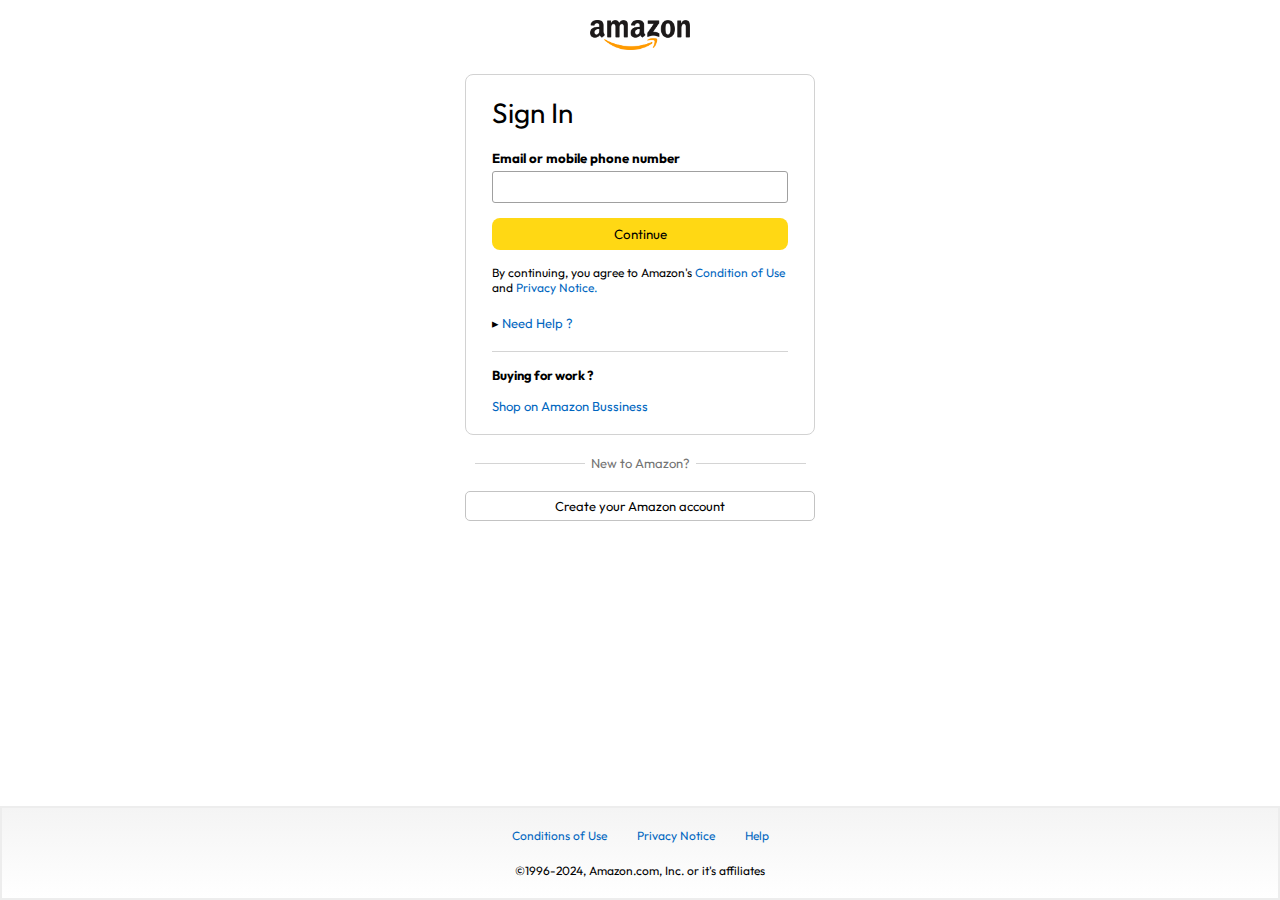
<file: signin.html>
<!DOCTYPE html>
<html lang="en">
  <head>
    <meta charset="UTF-8" />
    <meta name="viewport" content="width=device-width, initial-scale=1.0" />
    <link rel="stylesheet" href="signin.css" />
    <title>Sign In</title>
  </head>
  <body>
    <a href="/"
      ><img
        class="logo"
        src="./assets/amazon_logo_dark.png"
        alt=""
        width="100px
      "
    /></a>
    <div class="signin-container">
      <h1 class="signin-title">Sign In</h1>
      <h5 class="input-label">Email or mobile phone number</h5>
      <input type="text" />
      <button>Continue</button>
      <p class="signin-condition">
        By continuing, you agree to Amazon's <span> Condition of Use </span> and
        <span> Privacy Notice.</span>
      </p>
      <p class="signin-help">&#9656 <span> Need Help ?</span></p>
      <hr>
      <h4>Buying for work ?</h4>
      <p class="signing-business"><span>Shop on Amazon Bussiness</span></p>
    </div>
    <div class="signin-bottom">
        <hr>
        <p>New to Amazon?</p>
        <hr>
    </div>
    <a href="./signup.html">
    <button class="signin-signup-btn">Create your Amazon account</button></a>
<footer>
    <div class="footer-links">
        <a href="#">Conditions of Use</a>
        <a href="#">Privacy Notice</a>
        <a href="#">Help</a>
    </div>
    <p class="footer-copyright">&#169;1996-2024, Amazon.com, Inc. or it's affiliates</p>
</footer>  
</body>
</html>
</file>
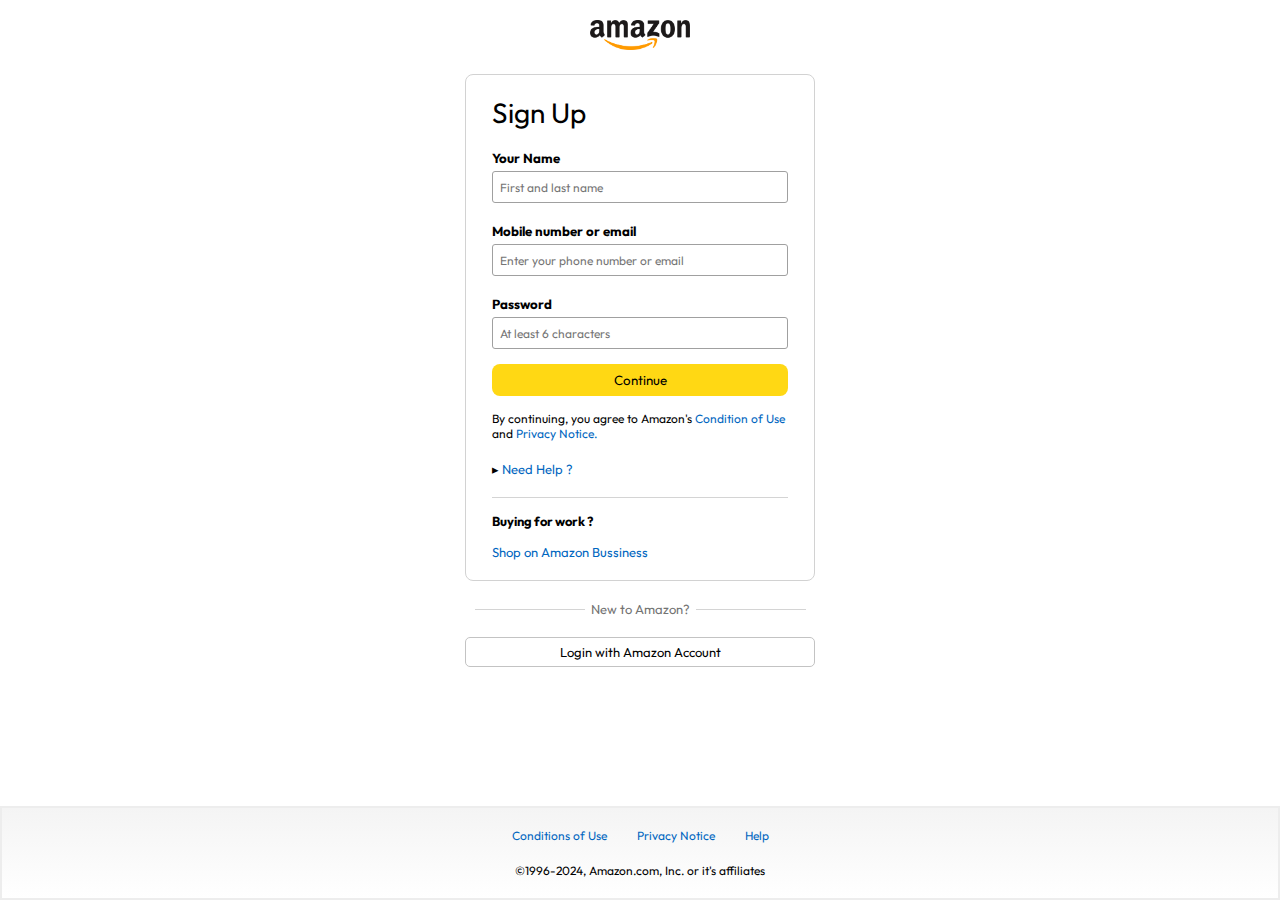
<file: signup.html>
<!DOCTYPE html>
<html lang="en">
  <head>
    <meta charset="UTF-8" />
    <meta name="viewport" content="width=device-width, initial-scale=1.0" />
    <title>Sign Up</title>
    <link rel="stylesheet" href="signin.css">
  </head>
  <body>    
    <a href="/"
    ><img
      class="logo"
      src="./assets/amazon_logo_dark.png"
      alt=""
      width="100px
    "
  /></a>
  <div class="signin-container">
    <h1 class="signin-title">Sign Up</h1>
    <h5 class="input-label">Your Name</h5>
    <input type="text" placeholder="First and last name" />
    <h5 class="input-label">Mobile number or email</h5>
    <input type="text" placeholder="Enter your phone number or email">
    <h5 class="input-label">Password</h5>
    <input type="password" placeholder="At least 6 characters"/>
    <button>Continue</button>
    <p class="signin-condition">
      By continuing, you agree to Amazon's <span> Condition of Use </span> and
      <span> Privacy Notice.</span>
    </p>
    <p class="signin-help">&#9656 <span> Need Help ?</span></p>
    <hr>
    <h4>Buying for work ?</h4>
    <p class="signing-business"><span>Shop on Amazon Bussiness</span></p>
  </div>
  <div class="signin-bottom">
      <hr>
      <p>New to Amazon?</p>
      <hr>
  </div>
  <a href="signin.html">
  <button class="signin-signup-btn">Login with Amazon Account</button></a>
<footer>
  <div class="footer-links">
      <a href="#">Conditions of Use</a>
      <a href="#">Privacy Notice</a>
      <a href="#">Help</a>
  </div>
  <p class="footer-copyright">&#169;1996-2024, Amazon.com, Inc. or it's affiliates</p>
</footer> </body>
</html>
</file>
<file: style.css>
@import url("https://fonts.googleapis.com/css2?family=Outfit:wght@100..900&display=swap");
* {
  padding: 0;
  margin: 0;
  box-sizing: border-box;
  font-family: Outfit;
}
body {
  background: #dadada;
}
a {
  text-decoration: none;
  color: inherit;
}
nav {
  display: flex;
  align-items: center;
  justify-content: space-between;
  background: #131921;
  padding: 10px 20px;
  color: #fff;
  cursor: pointer;
}
.nav-country {
  display: flex;
  align-items: end;
  margin-left: 15px;
  font-size: 13px;
  color: #c4c4c4;
}
.nav-country h1 {
  color: #fff;
  font-size: 14px;
}
.nav-search {
  flex: 1;
  display: flex;
  align-items: center;
  background: #fff;
  color: gray;
  max-width: 1000px;
  border-radius: 4px;
  margin-left: 15px;
}
.nav-search-category {
  display: flex;
  align-items: center;
  padding: 10px 20px;
  gap: 5px;
  background: #e5e5e5;
  border-radius: 4px 0 0 px;
}
.nav-search-input {
  border: none;
  outline: none;
  padding-left: 20px;
  width: 100%;
}
.nav-search-icon {
  max-width: 41px;
  padding: 8px;
  background: #ffd64f;
  border-radius: 0 4px 4px 0;
}
.nav-language {
  display: flex;
  align-items: center;
  gap: 2px;
  font-weight: 600;
  margin-left: 15px;
}
.nav-text {
  margin-left: 15px;
}
.nav-text p {
  font-size: 10px;
}
.nav-text h1 {
  font-size: 14px;
}
.nav-cart {
  display: flex;
  align-items: center;
  margin: 0 15px;
}
.nav-bottom {
  display: flex;
  align-items: center;
  gap: 20px;
  padding: 8px 20px;
  background: #232f3e;
  color: #fff;
  font-size: 15px;
  cursor: pointer;
}
.nav-bottom div {
  display: flex;
  align-items: center;
  gap: 5px;
  font-weight: 500;
  transition: 0.3s;
}
.nav-bottom div:hover {
  transform: scale(1.1);
}

.header-slider ul {
  display: flex;
  overflow-y: hidden;
}
.header-img {
  max-width: 100%;
  mask-image: linear-gradient(to bottom, #000000 50%, transparent 100%);
}
.header-slider a {
  position: absolute;
  top: 20%;
  z-index: 1;
  padding: 5vh 1vw;
  background: #ffffff4f;
  color: #0000007b;
  text-decoration: none;
  font-weight: 600;
  font-size: 16px;
  cursor: pointer;
}
.control_next {
  right: 0;
}
.box-row {
  display: flex;
  flex-wrap: wrap;
  row-gap: 20px;
  justify-content: space-between;
  margin: 20px 30px;
}
.box-col {
  display: flex;
  flex-direction: column;
  gap: 10px;
  padding: 15px 20px;
  background: #fff;
  max-width: 24%;
  min-width: 200px;
  z-index: 1;
}
.box-col a {
  font-size: 13px;
  color: #009999;
  font-weight: 500;
}
.header-box {
  margin-top: -20vw;
}
.products-slider {
  background: #fff;
  margin: 0 30px;
  padding: 20px;
  margin-bottom: 15px;
}
.products-slider .products {
  display: flex;
  overflow-x: auto;

  gap: 20px;
  margin-top: 10px;
}

.products-slider .products img {
  min-width: 200px;
  max-height: 200px;
}
.products-slider .products::-webkit-scrollbar {
  display: none;
}
.products-slider-with-price {
  background: #fff;
  margin: 0 30px;
  padding: 20px;
  margin-bottom: 15px;
}
.products-slider-with-price .products {
  display: flex;
  overflow-x: auto;
  gap: 10px;
  margin-top: 10px;
}
.products-slider-with-price .products::-webkit-scrollbar {
  display: none;
}
.product-card {
  display: flex;
  flex-direction: column;
  justify-content: end;
  min-width: 210px;
  background: #fbfbfb;
}
.product-card img {
  width: 110px;
  margin: 0 50px;
}
.product-offer p {
  background: #be0b3b;
  color: #fff;
  display: inline-block;
  padding: 2px 5px;
  border-radius: 2px;
  margin: 8px 0;
  font-size: 13px;
}
.product-offer span {
  color: #be0b3b;
  font-weight: 500;
  font-size: 12px;
}
.product-price {
  color: gray;
  font-size: 13px;
}
.product-price h4 {
  color: #525252;
  font-size: 15px;
  font-weight: 400;
}
footer {
  display: flex;
  justify-content: space-between;
  align-items: center;
  color: #fff;
  background: #131921;
  padding: 20px 60px;
}

/* media query */

@media only screen and (max-width: 900px) {
  nav {
    flex-wrap: wrap;
  }
  .nav-search {
    order: 7;
    margin: 15px 0 5px;
    min-width: 300px;
  }
  .box-col {
    max-width: 48%;
  }
}
@media only screen and (max-width: 600px) {
  .nav-country {
    display: none;
  }
  .nav-language {
    display: none;
  }
  .nav-text {
    display: none;
  }
  .nav-bottom {
    font-size: 13px;
    gap: 10px;
    overflow-x: scroll;
  }
  .nav-bottom::-webkit-scrollbar {
    display: none;
  }
  .nav-bottom p {
    text-wrap: nowrap;
  }
  .mobile-user-icon {
    display: flex !important;
    flex: 1;
    justify-content: flex-end;
  }
  .mobile-user-icon img {
    width: 25px;
  }
  .nav-cart h4 {
    display: none;
  }
  .nav-cart img {
    width: 25px;
  }
  .header-slider a {
    top: 24%;
    padding: 2vh 1vw;
    font-size: 15px;
  }
  .box-col {
    max-width: 100%;
    width: 100%;
  }
  footer {
    justify-content: center;
    flex-direction: column;
    font-size: 14px;
  }
}
</file>
<file: cart.css>
.cart {
  display: flex;
  gap: 20px;
  margin: 20px;
}
.cart-left {
  background: white;
  padding: 20px;
}
.cart-left h1 {
  font-size: 28px;
  font-weight: 400;
  margin-bottom: 15px;
}
.cart-left hr {
  border: none;
  height: 1px;
  background: #dadada;
}
.product-cart-list {
  display: flex;
  align-items: start;
  gap: 10px;
  padding: 24px 0 12px 12px;
}

.product-cart-titleprice {
  display: flex;
  gap: 20px;
  font-size: 18px;
}
.product-cart-bestseller {
  font-size: 12px;
  margin-top: 10px;
}
.product-cart-bestseller span {
  font-size: 13px;
  background: #c45500;
  color: #fff;
  padding: 3px 8px;
  margin-right: 4dvh;
}
.product-cart-stock {
  font-size: 13px;
  color: #007600;
  margin: 4px 0;
}
.product-cart-delivery {
  font-size: 15px;
}
.product-cart-returns {
  font-size: 15px;
  color: #007185;
  font-weight: 400;
}
.product-cart-giftoption {
  color: #494949;
  font-size: 13px;
  margin: 3px 0;
}
.product-cart-giftoption span {
  color: #007185;
}

.product-cart-specs {
  max-width: 150px;
  display: grid;
  grid-template-columns: auto auto;
  row-gap: 3px;
  font-size: 13px;
  margin: 7px 0;
}
.cart-list-action {
  display: flex;
  gap: 12px;
  font-size: 14px;
  color: #007185;
}
.cart-list-action hr {
  height: 20px;
  width: 1px;
  background: #cfcfcf;
}
.cart-list-action select {
  padding: 5px;
  border-radius: 6px;
  background: #f3f3f3;
}
.cart-list-subtotal {
  text-align: right;
  font-size: 20px;
  margin-top: 10px;
}
.cart-right {
  background: white;
  padding: 20px;
  max-height: 220px;
  min-width: 280px;
}
.cart-free-delivery {
  display: flex;
  font-size: 13px;
}
.cart-subtotal {
  margin-top: 20px;
  font-size: 18px;
  font-weight: 500;
}
.cart-right-gift {
  margin: 7px 0;
  font-size: 14px;
}
.cart-right button {
  width: 100%;
  height: 32px;
  margin: 15px 0;
  background: #ffd814;
  border: none;
  border-radius: 8px;
  cursor: pointer;
  transition: 0.3s;
}

.cart-right button:hover {
  background: #ebc712;
  transform: scale(1.1);
}
.footer-cart {
  margin-top: 50px;
}

@media only screen and (max-width: 900px) {
  .cart {
    flex-wrap: wrap;
  }
}

@media only screen and (max-width: 600px) {
  .cart {
    flex-wrap: wrap;
  }
  .product-cart-list {
    padding: 24px 0;
  }
  .product-cart-list img {
    width: 80px;
  }
  .product-cart-titleprice {
    flex-wrap: wrap;
    font-size: 14px;
  }
  .product-cart-delivery {
    font-size: 13px;
  }
  .cart-list-action .action-btn:nth-last-child(1) {
    display: none;
  }
  .cart-list-action hr:nth-last-child(2) {
    display: none;
  }
  .cart-list-action .action-btn:nth-last-child(3) {
    display: none;
  }
  .cart-list-action hr:nth-last-child(4) {
    display: none;
  }
  .cart-right {
    min-width: 100%;
  }
}
</file>
<file: deals.css>
.prime-prog {
  display: block;
}
</file>
<file: product.css>
body {
  background: #fff;
}

.breadcrum {
  padding: 10px 20px;
  font-size: 12px;
  color: #565656;
}
.product-display {
  min-height: 100%;
  padding: 10px 20px;
  display: flex;
}
.product-d-image {
  display: flex;
  gap: 10px;
}
.product-icons {
  display: flex;
  flex-direction: column;
  gap: 10px;
}
.product-icons img {
  border: 1px solid gray;
  border-radius: 10px;
  padding: 5px;
}

.product-d-details {
  margin: 0 30px;
}
.product-title {
  font-size: 25px;
}
.brand-store {
  margin-top: 5px;
  color: #007185;
  font-size: 14px;
}
.product-rating {
  display: flex;
  flex-direction: column;
  gap: 10px;
}

.product-rating div {
  display: flex;
  align-items: center;
  gap: 10px;
}
.product-rating p {
  color: #007185;
}
.product-rating p span {
  color: #fff;
  background: #c73500;
  padding: 2px 5px;
  border-radius: 3px;
  font-size: 14px;
}
.product-rating h5 {
  font-weight: 400;
}

.product-d-price {
  display: flex;
  flex-direction: column;
  gap: 5px;
}
.product-d-price div {
  display: flex;
  align-items: center;
  gap: 10px;
  margin: 10px 0;
}

.product-d-price div p {
  font-size: 26px;
  color: #c73500;
}
.product-d-price div h1 {
  font-size: 14px;
  font-weight: 500;
}
.product-d-price div h1 span {
  font-size: 26px;
  font-weight: 500;
}

.product-d-price div h5 {
  color: #565656;
  font-weight: 400;
}

.product-d-price h5 span {
  text-decoration: line-through;
}
.product-d-price p span {
  color: #007185;
}
.product-color-selection {
  margin: 15px 0px;
}
.product-color-options {
  display: flex;
  justify-content: space-between;
  margin-top: 10px;
}
.option {
  display: flex;
  align-items: center;
  padding: 8px 12px;
  border: 1px solid #cbcbcb;
  gap: 10px;
}
.product-info {
  display: grid;
  grid-template-columns: auto auto;
  max-width: 300px;
  margin-bottom: 15px;
}
.product-description h1 {
  font-size: 20px;
  margin: 15px 0;
}
.product-description ul {
  display: flex;
  flex-direction: column;
  gap: 10px;
  margin-left: 30px;
}
.product-d-purchase {
  width: 100%;
  max-width: 280px;
  border: 1px solid #c1c1c1;
  border-radius: 10px;
  padding: 20px;
}
.product-d-purchase .title {
  display: flex;
  justify-content: space-between;
  align-items: center;
}
.product-d-purchase .price {
  font-size: 16px;
  font-weight: 400;
  margin: 10px 0;
}
.product-d-purchase .price span {
  font-size: 26px;
  padding: 2px;
}
.product-d-purchase .gap {
  margin: 15px 0;
}

.product-d-purchase p span {
  color: #007185;
}
.delivery-location {
  display: flex;
  align-items: center;
  gap: 3px;
}
.product-stock {
  margin: 15px 0;
  color: green;
  font-weight: 400;
}
.product-quantity {
  padding: 8px 5px;
  outline: none;
  width: 100%;
  border-radius: 5px;
  background: #efefef;
  border-color: #c1c1c1;
}
.product-d-purchase .btn {
  outline: none;
  border: none;
  background: #ffd814;
  width: 100%;
  padding: 10px 0;
  margin-top: 10px;
  border-radius: 50px;
  cursor: pointer;
  transition: 0.3s;
}
.product-d-purchase .btn:hover {
  transform: scale(1.1);
}
.product-d-purchase .product-buy {
  background: #ffa41c;
}
.product-seller-info {
  margin-top: 20px;
  display: grid;
  grid-template-columns: auto auto;
  gap: 4px;
  font-size: 14px;
  color: #565656;
}

.product-seller-info span {
  color: #007185;
}
.product-d-purchase hr {
  margin: 20px 0;
}
.product-add-list {
  width: 100%;
  padding: 8px 15px;
  border-radius: 5px;
  border: 1px solid #000;
  text-align: start;
  background: white;
  cursor: pointer;
}
.product-footer {
  margin-top: 100px;
}

@media only screen and (max-width: 900px) {
  .product-display {
    flex-wrap: wrap;
  }
}
@media only screen and (max-width: 600px) {
  .product-icons {
    display: none;
  }
  .product-main-image img {
    width: 100%;
    padding: 20px;
  }
  .option {
    padding: 6px 8px;
  }
  .option p {
    display: none;
  }
  .product-d-purchase {
    max-width: 90%;
    margin: 20px auto 10px;
  }
}
</file>
<file: signin.css>
@import url("https://fonts.googleapis.com/css2?family=Outfit:wght@100..900&display=swap");
* {
  padding: 0;
  margin: 0;
  box-sizing: border-box;
  font-family: Outfit;
}
body {
  background: #fff;
  text-align: center;
  font-family: Outfit;
  min-height: 100vh;
}
.logo {
  margin-top: 20px;
}
.signin-container {
  max-width: 350px;
  border: 1px solid #d2d2d2;
  margin: auto;
  margin-top: 20px;
  padding: 20px 26px;
  border-radius: 8px;
  text-align: left;
}
.signin-title {
  font-size: 28px;
  font-weight: 400;
}
.input-label {
  margin-top: 20px;
}
.signin-container input {
  width: 100%;
  height: 32px;
  margin-top: 5px;
  padding: 3px 7px;
  border-radius: 3px;
  border: 1px solid #a0a0a0;
  font-size: 12px;
}
.signin-container input:focus {
  outline: 3px solid #c2f2ff;
}
.signin-container button {
  width: 100%;
  height: 32px;
  margin: 15px 0;
  background: #ffd814;
  border: none;
  border-radius: 8px;
  cursor: pointer;
  transition: 0.3s;
}
.signin-container button:hover {
  transform: scale(1.1);
  background: #ebc712;
}
.signin-condition {
  font-size: 12px;
}
.signin-container p span {
  color: #0066c0;
}
.signin-help {
  font-size: 13px;
  margin: 20px 0;
}
.signin-container hr {
  border: none;
  height: 1px;
  background: #d4d4d4;
}

.signin-container h4 {
  margin: 15px 0;
  font-size: 13px;
}
.signing-business {
  font-size: 13px;
}
.signin-bottom {
  max-width: 350px;
  font-size: 13px;
  color: #737373;
  margin: 20px auto;
  display: flex;
  align-items: center;
  justify-content: center;
  gap: 6px;
}
.signin-bottom hr {
  border: none;
  height: 1px;
  background: #d4d4d4;
  width: 110px;
}
.signin-signup-btn {
  margin-bottom: 200px;
  width: 350px;
  height: 30px;
  font-size: 13px;
  background: #fff;
  border-radius: 5px;
  border: 1px solid #c3c3c3;
  cursor: pointer;
}

.signin-signup-btn:hover {
  background: #f1f1f1;
}
footer {
  width: 100%;
  height: auto;
  max-height: 200px;
  padding: 20px 0;
  position: fixed;
  bottom: 0;
  background: linear-gradient(to bottom, #f4f4f4, #fff);
  border: 2px solid #ededed;
  font-size: 12px;
}
footer .footer-links {
  display: flex;
  justify-content: center;
  gap: 30px;
  margin-bottom: 20px;
}
footer .footer-links a {
  text-decoration: none;
  color: #0066c0;
}
</file>
